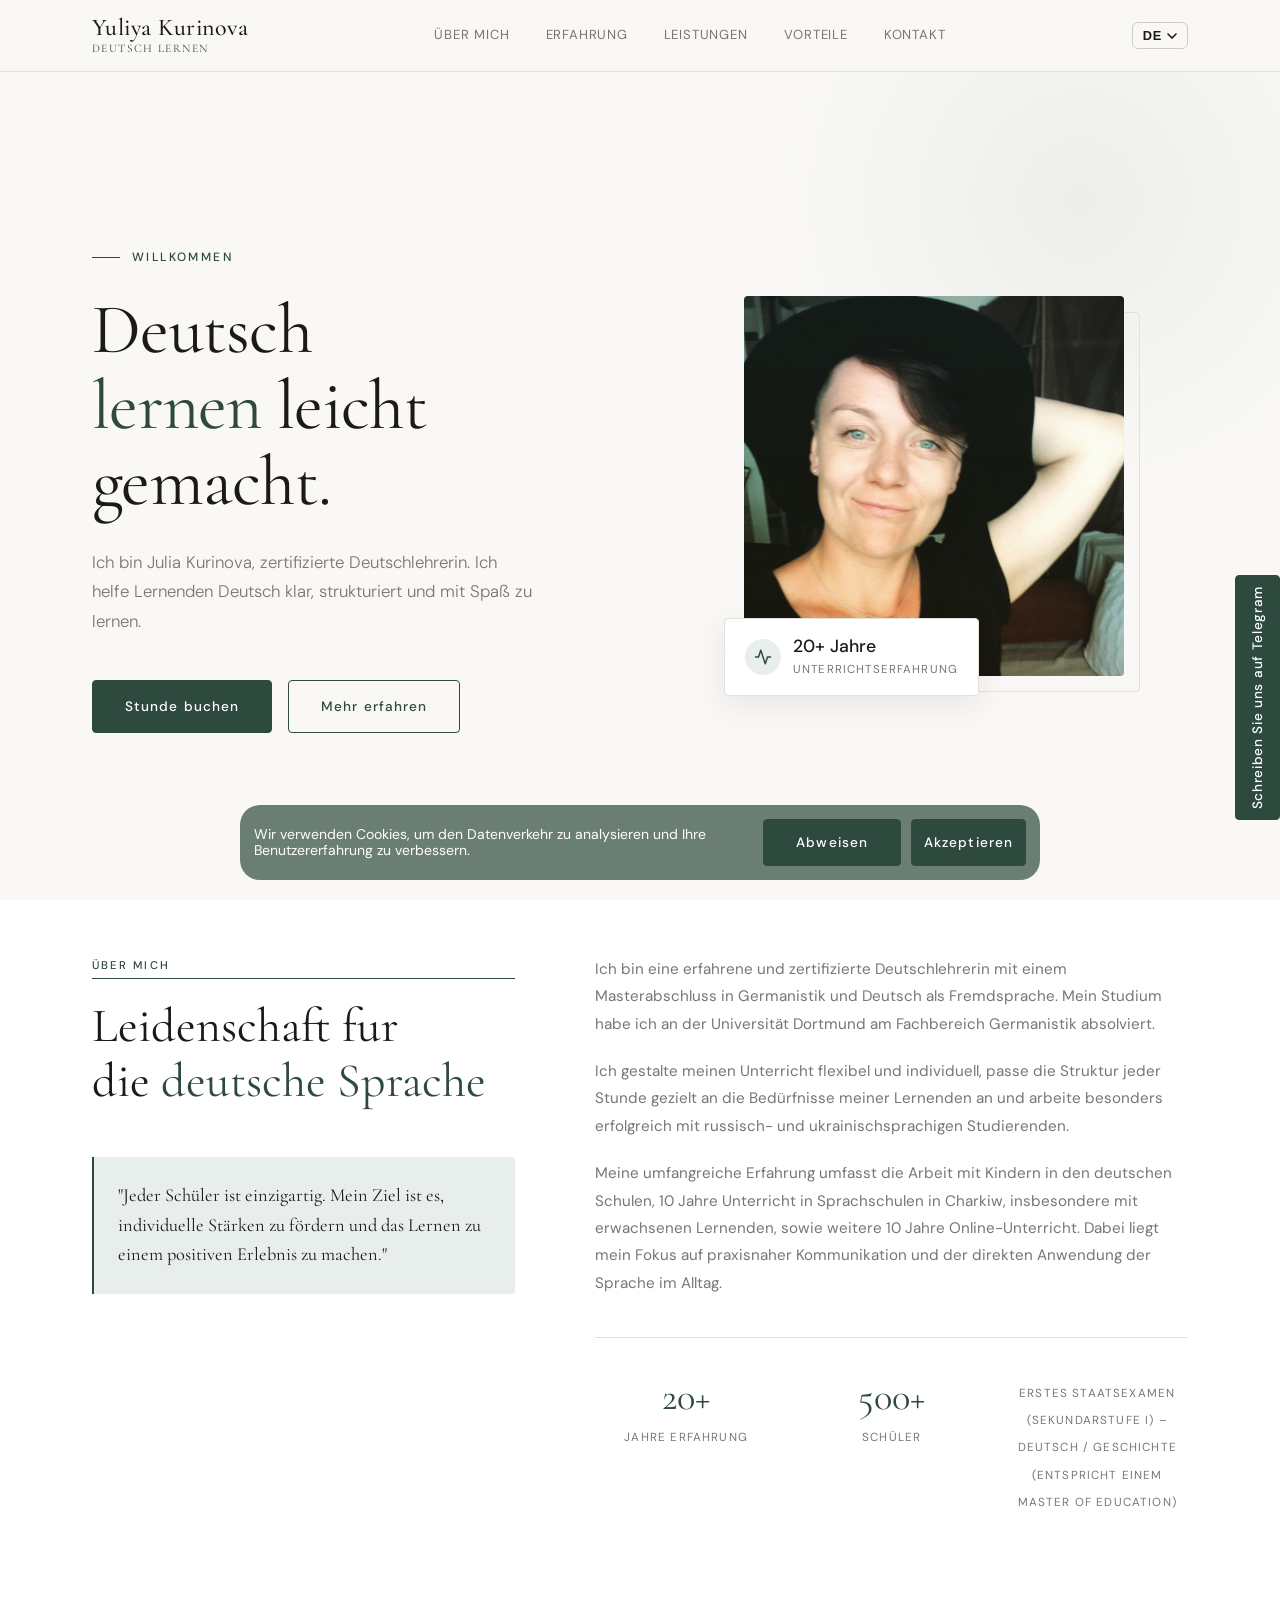
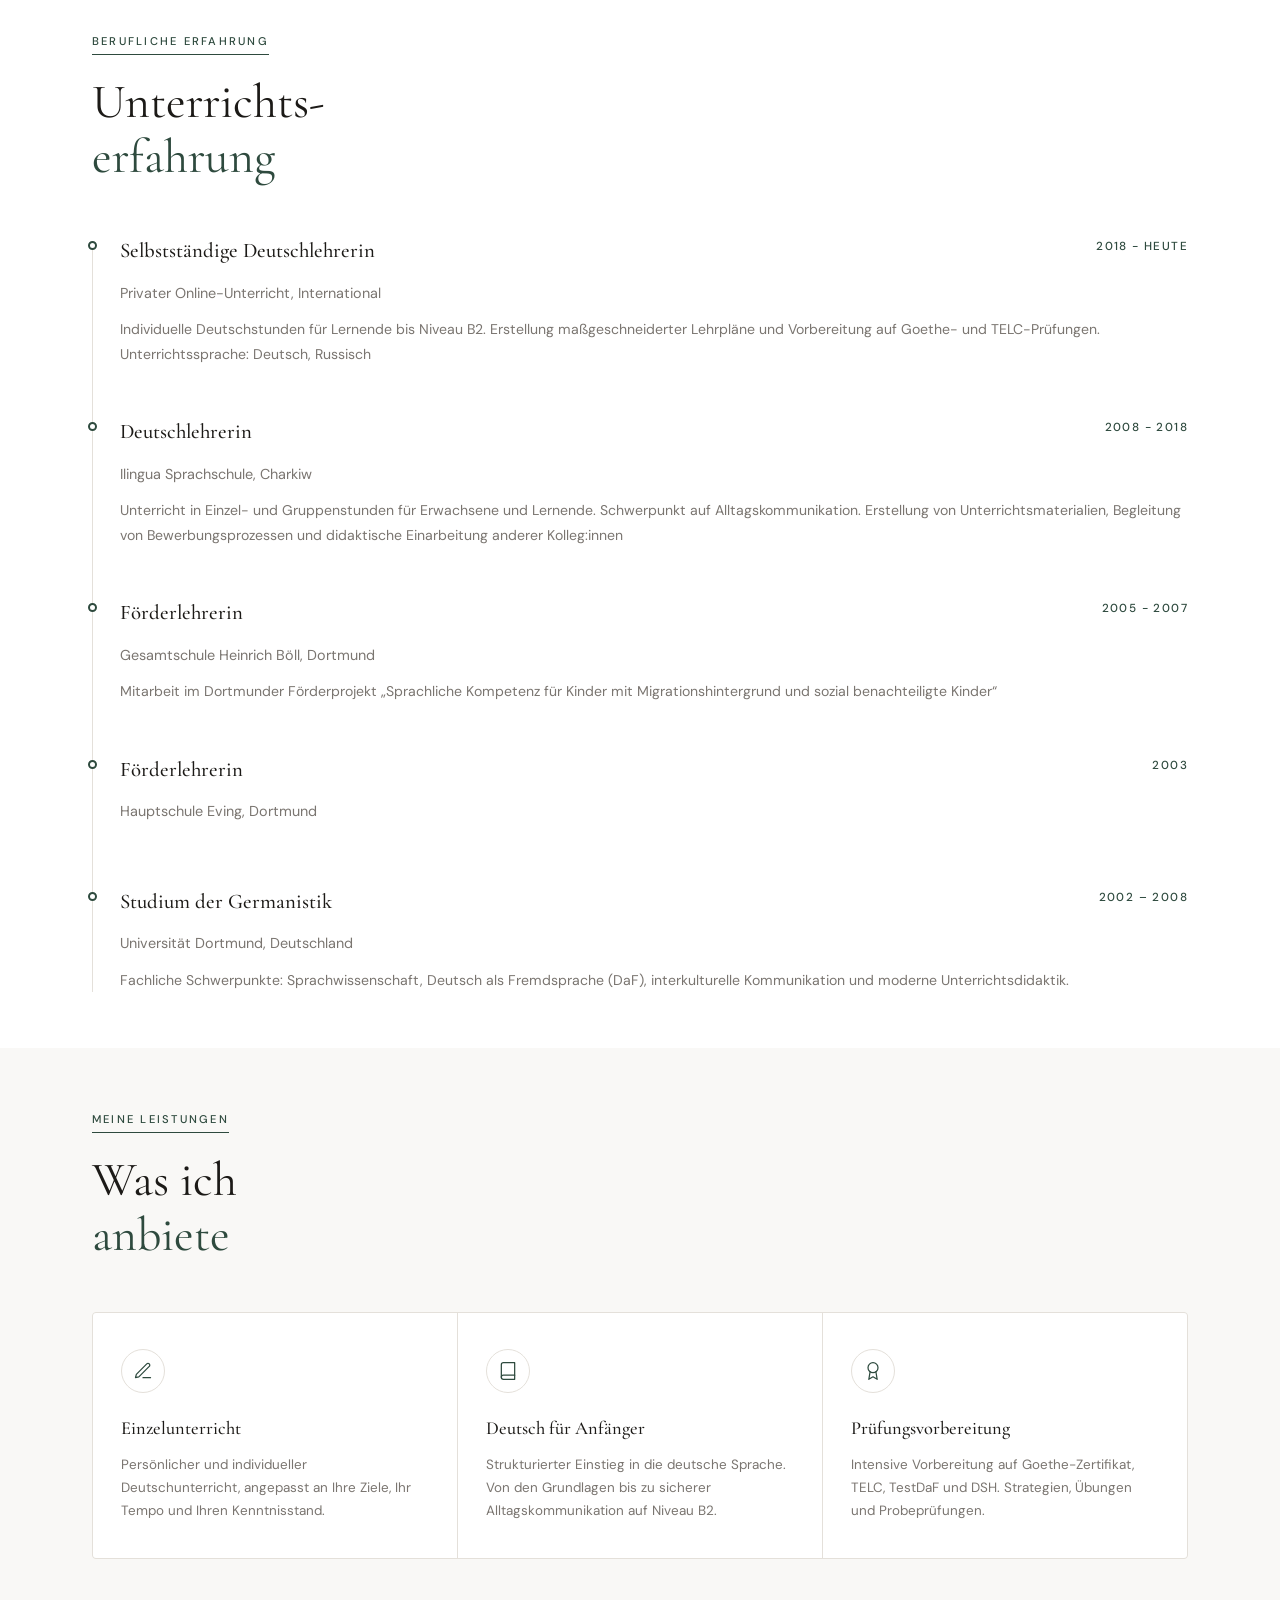
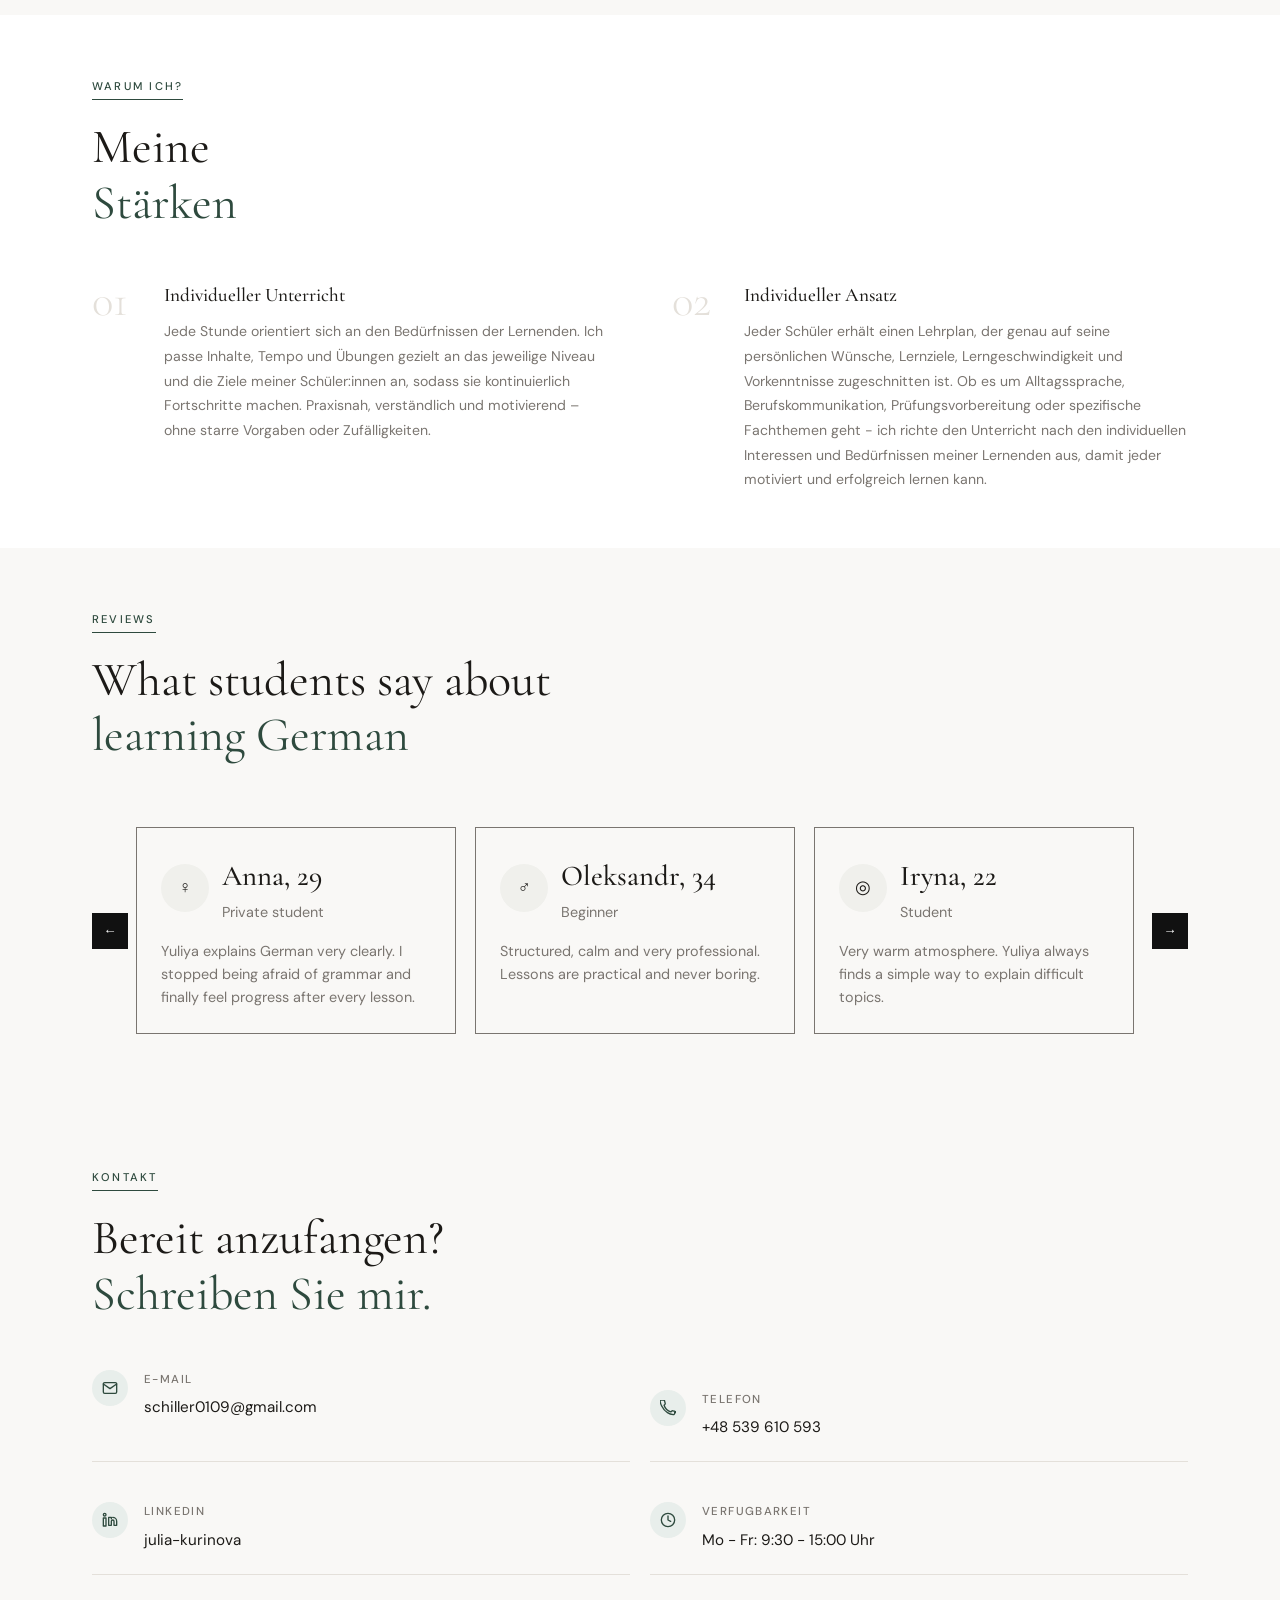
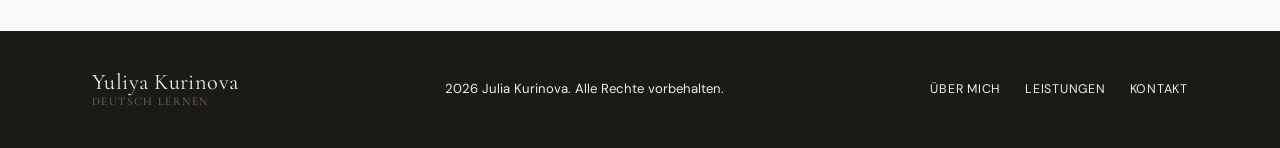
<file: index.html>
<!doctype html>
<html lang="de">
  <head>
    <meta charset="UTF-8" />
    <meta name="viewport" content="width=device-width, initial-scale=1.0" />
    <title>Julia Kurinova – Deutschlehrerin</title>
    <meta
      name="description"
      content="Professionelle Deutschlehrerin mit Erfahrung in Einzel- und Gruppenunterricht. Deutsch lernen leicht gemacht – strukturiert, individuell und effektiv."
    />

    <!-- favicon -->
    <link rel="icon" href="assets/images/favicon.ico" sizes="any" />
    <link
      rel="icon"
      type="image/png"
      sizes="32x32"
      href="assets/images/favicon-32x32.png"
    />
    <link
      rel="icon"
      type="image/png"
      sizes="16x16"
      href="assets/images/favicon-16x16.png"
    />
    <link rel="canonical" href="https://kurinova-deutsch.com/" />
    <link rel="alternate" hreflang="de" href="https://kurinova-deutsch.com/" />
    <link
      rel="alternate"
      hreflang="uk"
      href="https://kurinova-deutsch.com/index-ua.html"
    />
    <link
      rel="alternate"
      hreflang="ru"
      href="https://kurinova-deutsch.com/index-ru.html"
    />
    <link
      rel="alternate"
      hreflang="x-default"
      href="https://kurinova-deutsch.com/"
    />
    <link rel="preconnect" href="https://fonts.googleapis.com" />
    <link rel="preconnect" href="https://fonts.gstatic.com" crossorigin />
    <link
      href="https://fonts.googleapis.com/css2?family=Cormorant+Garamond:wght@300;400;500;600&family=DM+Sans:wght@300;400;500&display=swap"
      rel="stylesheet"
    />
    <link rel="stylesheet" href="assets/css/style.css" />

    <!-- Google tag (gtag.js) -->
    <script
      async
      src="https://www.googletagmanager.com/gtag/js?id=G-SGYSCJLFFM"
    ></script>
    <script>
      window.dataLayer = window.dataLayer || [];
      function gtag() {
        dataLayer.push(arguments);
      }
      gtag("js", new Date());

      gtag("config", "G-SGYSCJLFFM");
    </script>
  </head>
  <body>
    <!-- OVERLAY + MOBILE NAV -->
    <div class="nav-overlay" id="navOverlay"></div>
    <nav class="mobile-nav" id="mobileNav" aria-hidden="true">
      <ul class="mobile-nav__list">
        <li class="mobile-nav__item">
          <a href="#ueber-mich" class="mobile-nav__link">Über mich</a>
        </li>
        <li class="mobile-nav__item">
          <a href="#erfahrung" class="mobile-nav__link">Erfahrung</a>
        </li>
        <li class="mobile-nav__item">
          <a href="#leistungen" class="mobile-nav__link">Leistungen</a>
        </li>
        <li class="mobile-nav__item">
          <a href="#vorteile" class="mobile-nav__link">Vorteile</a>
        </li>
        <li class="mobile-nav__item">
          <a href="#kontakt" class="mobile-nav__link">Kontakt</a>
        </li>
      </ul>

      <div class="mobile-lang" aria-label="Select language">
        <a href="index.html" class="mobile-lang__option" data-lang="DE">DE</a>
        <a href="index-ua.html" class="mobile-lang__option" data-lang="UA"
          >UA</a
        >
        <a href="index-ru.html" class="mobile-lang__option" data-lang="RU"
          >RU</a
        >
      </div>
    </nav>

    <!-- HEADER -->
    <header id="header">
      <div class="header-inner">
        <a
          href="/"
          class="logo"
          aria-label="Yuliya Kurinova Deutsch lernen home"
        >
          <span class="logo__main">Yuliya Kurinova</span>
          <span class="logo__sub">Deutsch lernen</span>
        </a>
        <nav>
          <a href="#ueber-mich">Über mich</a>
          <a href="#erfahrung">Erfahrung</a>
          <a href="#leistungen">Leistungen</a>
          <a href="#vorteile">Vorteile</a>
          <a href="#kontakt">Kontakt</a>
        </nav>
        <div class="header-right">
          <!-- Desktop Language Switcher -->
          <div class="lang-switch" role="listbox" aria-label="Select language">
            <button
              class="lang-switch__trigger"
              id="lang-trigger"
              aria-haspopup="listbox"
              aria-expanded="false"
              aria-controls="lang-dropdown"
            >
              <span id="lang-current">DE</span>
              <svg
                class="lang-switch__arrow"
                width="10"
                height="6"
                viewBox="0 0 10 6"
                fill="none"
                aria-hidden="true"
              >
                <path
                  d="M1 1l4 4 4-4"
                  stroke="currentColor"
                  stroke-width="1.6"
                  stroke-linecap="round"
                />
              </svg>
            </button>

            <ul class="lang-switch__dropdown" id="lang-dropdown" role="listbox">
              <li role="option">
                <a href="index.html" class="lang-switch__option" data-lang="DE"
                  >DE</a
                >
              </li>
              <li role="option">
                <a
                  href="index-ua.html"
                  class="lang-switch__option"
                  data-lang="UA"
                  >UA</a
                >
              </li>
              <li role="option">
                <a
                  href="index-ru.html"
                  class="lang-switch__option"
                  data-lang="RU"
                  >RU</a
                >
              </li>
            </ul>
          </div>
          <button class="hamburger" id="hamburger" aria-label="Menu offnen">
            <span></span><span></span><span></span>
          </button>
        </div>
      </div>
    </header>

    <main>
      <!-- HERO -->
      <section id="hero">
        <div class="container">
          <div class="hero-grid">
            <div class="hero-content">
              <div class="hero-eyebrow reveal">Willkommen</div>
              <h1 class="hero-title reveal reveal-delay-1">
                Deutsch<br />
                <span>lernen</span> leicht<br />
                gemacht.
              </h1>
              <p class="hero-sub reveal reveal-delay-2">
                Ich bin Julia Kurinova, zertifizierte Deutschlehrerin. Ich helfe
                Lernenden Deutsch klar, strukturiert und mit Spaß zu lernen.
              </p>
              <div class="hero-cta reveal reveal-delay-3">
                <a href="https://t.me/JuliaKurinova" class="btn"
                  >Stunde buchen</a
                >
                <a href="#ueber-mich" class="btn btn-outline">Mehr erfahren</a>
              </div>
            </div>
            <div class="hero-photo-wrap reveal reveal-delay-2">
              <div class="hero-photo-frame">
                <div class="hero-photo">
                  <div class="photo-placeholder">
                    <img
                      src="assets/images/german-teacher-online-lessons-yuliya-kurinova.jpg"
                      alt="Julia Kurinova experienced German language teacher offering private German lessons"
                      loading="eager"
                    />
                  </div>
                </div>
                <div class="hero-badge">
                  <div class="hero-badge-icon">
                    <svg
                      viewBox="0 0 24 24"
                      fill="none"
                      stroke="currentColor"
                      stroke-width="2"
                      stroke-linecap="round"
                      stroke-linejoin="round"
                    >
                      <polyline points="22 12 18 12 15 21 9 3 6 12 2 12" />
                    </svg>
                  </div>
                  <div class="hero-badge-text">
                    <strong>20+ Jahre</strong>
                    <span>Unterrichtserfahrung</span>
                  </div>
                </div>
              </div>
            </div>
          </div>
        </div>
      </section>

      <!-- ABOUT -->
      <section id="ueber-mich" class="section section--alt">
        <div class="container">
          <div class="about-grid">
            <div class="about-left reveal">
              <span class="section-label">Über mich</span>
              <h2 class="section-title">
                Leidenschaft fur<br />die <span>deutsche Sprache</span>
              </h2>
              <div class="about-philosophy">
                <p>
                  "Jeder Schüler ist einzigartig. Mein Ziel ist es, individuelle
                  Stärken zu fördern und das Lernen zu einem positiven Erlebnis
                  zu machen."
                </p>
              </div>
            </div>
            <div class="about-right">
              <p class="reveal reveal-delay-1">
                Ich bin eine erfahrene und zertifizierte Deutschlehrerin mit
                einem Masterabschluss in Germanistik und Deutsch als
                Fremdsprache. Mein Studium habe ich an der Universität Dortmund
                am Fachbereich Germanistik absolviert.
              </p>
              <p class="reveal reveal-delay-2">
                Ich gestalte meinen Unterricht flexibel und individuell, passe
                die Struktur jeder Stunde gezielt an die Bedürfnisse meiner
                Lernenden an und arbeite besonders erfolgreich mit russisch- und
                ukrainischsprachigen Studierenden.
              </p>
              <p class="reveal reveal-delay-3">
                Meine umfangreiche Erfahrung umfasst die Arbeit mit Kindern in
                den deutschen Schulen, 10 Jahre Unterricht in Sprachschulen in
                Charkiw, insbesondere mit erwachsenen Lernenden, sowie weitere
                10 Jahre Online-Unterricht. Dabei liegt mein Fokus auf
                praxisnaher Kommunikation und der direkten Anwendung der Sprache
                im Alltag.
              </p>
              <div class="about-stats reveal reveal-delay-4">
                <div class="stat">
                  <span class="stat-number">20+</span>
                  <span class="stat-label">Jahre Erfahrung</span>
                </div>
                <div class="stat">
                  <span class="stat-number">500+</span>
                  <span class="stat-label">Schüler</span>
                </div>
                <div class="stat">
                  <span class="stat-label"
                    >Erstes Staatsexamen (Sekundarstufe I) – Deutsch /
                    Geschichte (entspricht einem Master of Education)
                  </span>
                </div>
              </div>
            </div>
          </div>
        </div>
      </section>
      <!-- EXPERIENCE -->
      <section id="erfahrung" class="section section--alt">
        <div class="container">
          <div class="reveal">
            <span class="section-label">Berufliche Erfahrung</span>
            <h2 class="section-title">
              Unterrichts-<br /><span>erfahrung</span>
            </h2>
          </div>
          <div class="exp-timeline">
            <div class="exp-item reveal">
              <div class="exp-header">
                <div class="exp-role">Selbstständige Deutschlehrerin</div>
                <div class="exp-period">2018 - Heute</div>
              </div>
              <div class="exp-org">
                Privater Online-Unterricht, International
              </div>
              <div class="exp-desc">
                Individuelle Deutschstunden für Lernende bis Niveau B2.
                Erstellung maßgeschneiderter Lehrpläne und Vorbereitung auf
                Goethe- und TELC-Prüfungen. Unterrichtssprache: Deutsch,
                Russisch
              </div>
            </div>
            <div class="exp-item reveal reveal-delay-1">
              <div class="exp-header">
                <div class="exp-role">Deutschlehrerin</div>
                <div class="exp-period">2008 - 2018</div>
              </div>
              <div class="exp-org">Ilingua Sprachschule, Charkiw</div>
              <div class="exp-desc">
                Unterricht in Einzel- und Gruppenstunden für Erwachsene und
                Lernende. Schwerpunkt auf Alltagskommunikation. Erstellung von
                Unterrichtsmaterialien, Begleitung von Bewerbungsprozessen und
                didaktische Einarbeitung anderer Kolleg:innen
              </div>
            </div>
            <div class="exp-item reveal reveal-delay-3">
              <div class="exp-header">
                <div class="exp-role">Förderlehrerin</div>
                <div class="exp-period">2005 - 2007</div>
              </div>
              <div class="exp-org">Gesamtschule Heinrich Böll, Dortmund</div>
              <div class="exp-desc">
                Mitarbeit im Dortmunder Förderprojekt „Sprachliche Kompetenz für
                Kinder mit Migrationshintergrund und sozial benachteiligte
                Kinder“
              </div>
            </div>
            <div class="exp-item reveal reveal-delay-4">
              <div class="exp-header">
                <div class="exp-role">Förderlehrerin</div>
                <div class="exp-period">2003</div>
              </div>
              <div class="exp-org">Hauptschule Eving, Dortmund</div>
            </div>
            <div class="exp-item reveal reveal-delay-3">
              <div class="exp-header">
                <div class="exp-role">Studium der Germanistik</div>
                <div class="exp-period">2002 – 2008</div>
              </div>
              <div class="exp-org">Universität Dortmund, Deutschland</div>
              <div class="exp-desc">
                Fachliche Schwerpunkte: Sprachwissenschaft, Deutsch als
                Fremdsprache (DaF), interkulturelle Kommunikation und moderne
                Unterrichtsdidaktik.
              </div>
            </div>
          </div>
        </div>
      </section>

      <!-- SERVICES -->
      <section id="leistungen" class="section">
        <div class="container">
          <div class="reveal">
            <span class="section-label">Meine Leistungen</span>
            <h2 class="section-title">Was ich<br /><span>anbiete</span></h2>
          </div>
          <div class="services-grid">
            <div class="service-card reveal">
              <div class="service-icon">
                <svg
                  viewBox="0 0 24 24"
                  fill="none"
                  stroke="currentColor"
                  stroke-width="1.5"
                  stroke-linecap="round"
                  stroke-linejoin="round"
                >
                  <path d="M12 20h9" />
                  <path
                    d="M16.5 3.5a2.121 2.121 0 013 3L7 19l-4 1 1-4L16.5 3.5z"
                  />
                </svg>
              </div>
              <div class="service-name">Einzelunterricht</div>
              <div class="service-desc">
                Persönlicher und individueller Deutschunterricht, angepasst an
                Ihre Ziele, Ihr Tempo und Ihren Kenntnisstand.
              </div>
            </div>
            <div class="service-card reveal reveal-delay-1">
              <div class="service-icon">
                <svg
                  viewBox="0 0 24 24"
                  fill="none"
                  stroke="currentColor"
                  stroke-width="1.5"
                  stroke-linecap="round"
                  stroke-linejoin="round"
                >
                  <path d="M4 19.5A2.5 2.5 0 016.5 17H20" />
                  <path
                    d="M6.5 2H20v20H6.5A2.5 2.5 0 014 19.5v-15A2.5 2.5 0 016.5 2z"
                  />
                </svg>
              </div>
              <div class="service-name">Deutsch für Anfänger</div>
              <div class="service-desc">
                Strukturierter Einstieg in die deutsche Sprache. Von den
                Grundlagen bis zu sicherer Alltagskommunikation auf Niveau B2.
              </div>
            </div>
            <div class="service-card reveal reveal-delay-2">
              <div class="service-icon">
                <svg
                  viewBox="0 0 24 24"
                  fill="none"
                  stroke="currentColor"
                  stroke-width="1.5"
                  stroke-linecap="round"
                  stroke-linejoin="round"
                >
                  <circle cx="12" cy="8" r="6" />
                  <path d="M15.477 12.89L17 22l-5-3-5 3 1.523-9.11" />
                </svg>
              </div>
              <div class="service-name">Prüfungsvorbereitung</div>
              <div class="service-desc">
                Intensive Vorbereitung auf Goethe-Zertifikat, TELC, TestDaF und
                DSH. Strategien, Übungen und Probeprüfungen.
              </div>
            </div>
          </div>
        </div>
      </section>

      <!-- ADVANTAGES -->
      <section id="vorteile" class="section section--alt">
        <div class="container">
          <div class="reveal">
            <span class="section-label">Warum ich?</span>
            <h2 class="section-title">Meine<br /><span>Stärken</span></h2>
          </div>
          <div class="adv-grid">
            <div class="adv-item reveal">
              <div class="adv-number">01</div>
              <div class="adv-content">
                <div class="adv-title">Individueller Unterricht</div>
                <div class="adv-desc">
                  Jede Stunde orientiert sich an den Bedürfnissen der Lernenden.
                  Ich passe Inhalte, Tempo und Übungen gezielt an das jeweilige
                  Niveau und die Ziele meiner Schüler:innen an, sodass sie
                  kontinuierlich Fortschritte machen. Praxisnah, verständlich
                  und motivierend – ohne starre Vorgaben oder Zufälligkeiten.
                </div>
              </div>
            </div>
            <div class="adv-item reveal reveal-delay-1">
              <div class="adv-number">02</div>
              <div class="adv-content">
                <div class="adv-title">Individueller Ansatz</div>
                <div class="adv-desc">
                  Jeder Schüler erhält einen Lehrplan, der genau auf seine
                  persönlichen Wünsche, Lernziele, Lerngeschwindigkeit und
                  Vorkenntnisse zugeschnitten ist. Ob es um Alltagssprache,
                  Berufskommunikation, Prüfungsvorbereitung oder spezifische
                  Fachthemen geht - ich richte den Unterricht nach den
                  individuellen Interessen und Bedürfnissen meiner Lernenden
                  aus, damit jeder motiviert und erfolgreich lernen kann.
                </div>
              </div>
            </div>
          </div>
        </div>
      </section>

      <!-- ===== TESTIMONIALS GALLERY ===== -->
      <section class="testimonials section" id="testimonials">
        <div class="container">
          <div class="section-label reveal">Reviews</div>
          <h2 class="section-title">
            What students say about<br /><span>learning German</span>
          </h2>

          <div class="testimonials__wrapper">
            <button
              class="testimonials__btn testimonials__btn--prev"
              aria-label="Previous"
            >
              ←
            </button>

            <div class="testimonials__track" id="testimonialsTrack">
              <!-- CARD -->
              <article class="testimonial-card">
                <div class="testimonial-card__top">
                  <div class="testimonial-card__avatar">♀</div>
                  <div>
                    <h3 class="testimonial-card__name">Anna, 29</h3>
                    <p>Private student</p>
                  </div>
                </div>
                <p>
                  Yuliya explains German very clearly. I stopped being afraid of
                  grammar and finally feel progress after every lesson.
                </p>
              </article>

              <article class="testimonial-card">
                <div class="testimonial-card__top">
                  <div class="testimonial-card__avatar">♂</div>
                  <div>
                    <h3 class="testimonial-card__name">Oleksandr, 34</h3>
                    <p>Beginner</p>
                  </div>
                </div>
                <p>
                  Structured, calm and very professional. Lessons are practical
                  and never boring.
                </p>
              </article>

              <article class="testimonial-card">
                <div class="testimonial-card__top">
                  <div class="testimonial-card__avatar">◎</div>
                  <div>
                    <h3 class="testimonial-card__name">Iryna, 22</h3>
                    <p>Student</p>
                  </div>
                </div>
                <p>
                  Very warm atmosphere. Yuliya always finds a simple way to
                  explain difficult topics.
                </p>
              </article>

              <article class="testimonial-card">
                <div class="testimonial-card__top">
                  <div class="testimonial-card__avatar">♀</div>
                  <div>
                    <h3 class="testimonial-card__name">Maria, 41</h3>
                    <p>For work</p>
                  </div>
                </div>
                <p>
                  I became much more confident speaking German. A rare
                  combination of discipline and kindness.
                </p>
              </article>

              <article class="testimonial-card">
                <div class="testimonial-card__top">
                  <div class="testimonial-card__avatar">♂</div>
                  <div>
                    <h3 class="testimonial-card__name">Dmytro, 27</h3>
                    <p>Speaking practice</p>
                  </div>
                </div>
                <p>
                  Natural and motivating lessons. I finally started using German
                  in real life.
                </p>
              </article>
            </div>

            <button
              class="testimonials__btn testimonials__btn--next"
              aria-label="Next"
            >
              →
            </button>
          </div>
        </div>
      </section>

      <!-- CONTACT -->
      <section id="kontakt" class="section">
        <div class="container">
          <div class="reveal">
            <span class="section-label">Kontakt</span>
            <h2 class="section-title">
              Bereit anzufangen?<br /><span>Schreiben Sie mir.</span>
            </h2>
          </div>

          <div class="contact-info reveal">
            <div class="contact-item">
              <div class="contact-icon">
                <svg
                  viewBox="0 0 24 24"
                  fill="none"
                  stroke="currentColor"
                  stroke-width="2"
                  stroke-linecap="round"
                  stroke-linejoin="round"
                >
                  <path
                    d="M4 4h16c1.1 0 2 .9 2 2v12c0 1.1-.9 2-2 2H4c-1.1 0-2-.9-2-2V6c0-1.1.9-2 2-2z"
                  />
                  <polyline points="22,6 12,13 2,6" />
                </svg>
              </div>
              <div class="contact-detail">
                <strong>E-Mail</strong>
                <a href="mailto:schiller0109@gmail.com"
                  >schiller0109@gmail.com</a
                >
              </div>
            </div>
            <div class="contact-item">
              <div class="contact-icon">
                <svg
                  viewBox="0 0 24 24"
                  fill="none"
                  stroke="currentColor"
                  stroke-width="2"
                  stroke-linecap="round"
                  stroke-linejoin="round"
                >
                  <path
                    d="M22 16.92v3a2 2 0 01-2.18 2 19.79 19.79 0 01-8.63-3.07A19.5 19.5 0 013.07 9.81 19.79 19.79 0 01.1 1.2 2 2 0 012.08.01h3A2 2 0 017 1.72c.127.96.361 1.903.7 2.81a2 2 0 01-.45 2.11L6.1 7.77A16 16 0 0016.23 17.9l1.13-1.13a2 2 0 012.11-.45c.907.339 1.85.573 2.81.7a2 2 0 011.72 2.01z"
                  />
                </svg>
              </div>
              <div class="contact-detail">
                <strong>Telefon</strong>
                <a href="tel:+48539610593">+48 539 610 593</a>
              </div>
            </div>
            <div class="contact-item">
              <div class="contact-icon">
                <svg
                  viewBox="0 0 24 24"
                  fill="none"
                  stroke="currentColor"
                  stroke-width="2"
                  stroke-linecap="round"
                  stroke-linejoin="round"
                >
                  <path
                    d="M16 8a6 6 0 0 1 6 6v6h-4v-6a2 2 0 0 0-4 0v6h-4v-12h4v2"
                  />
                  <rect x="2" y="9" width="4" height="12" />
                  <circle cx="4" cy="4" r="2" />
                </svg>
              </div>

              <div class="contact-detail">
                <strong>LinkedIn</strong>
                <a
                  href="https://www.linkedin.com/in/julia-kurinova-78a13b294/"
                  target="_blank"
                  rel="noopener noreferrer"
                >
                  julia-kurinova
                </a>
              </div>
            </div>
            <div class="contact-item">
              <div class="contact-icon">
                <svg
                  viewBox="0 0 24 24"
                  fill="none"
                  stroke="currentColor"
                  stroke-width="2"
                  stroke-linecap="round"
                  stroke-linejoin="round"
                >
                  <circle cx="12" cy="12" r="10" />
                  <polyline points="12 6 12 12 16 14" />
                </svg>
              </div>
              <div class="contact-detail">
                <strong>Verfugbarkeit</strong>
                <span>Mo - Fr: 9:30 - 15:00 Uhr</span>
              </div>
            </div>
          </div>
          <!-- <form
              class="contact-form reveal reveal-delay-1"
              onsubmit="handleSubmit(event)"
            >
              <div class="form-row">
                <div class="form-group">
                  <label for="name">Ihr Name</label>
                  <input
                    type="text"
                    id="name"
                    name="name"
                    placeholder="Max Mustermann"
                    required
                  />
                </div>
                <div class="form-group">
                  <label for="email">E-Mail-Adresse</label>
                  <input
                    type="email"
                    id="email"
                    name="email"
                    placeholder="max@beispiel.de"
                    required
                  />
                </div>
              </div>
              <div class="form-group">
                <label for="subject">Betreff</label>
                <input
                  type="text"
                  id="subject"
                  name="subject"
                  placeholder="Ich mochte eine Deutschstunde buchen"
                />
              </div>
              <div class="form-group">
                <label for="message">Ihre Nachricht</label>
                <textarea
                  id="message"
                  name="message"
                  placeholder="Beschreiben Sie Ihre Lernziele und Ihren aktuellen Deutschkenntnisstand..."
                ></textarea>
              </div>
              <div class="form-submit">
                <button type="submit" class="btn">Nachricht senden</button>
              </div>
            </form>-->
        </div>
      </section>
    </main>

    <!-- FOOTER -->
    <footer>
      <div class="footer-inner">
        <a
          href="/"
          class="footer-logo"
          aria-label="Yuliya Kurinova Deutsch lernen home"
        >
          <span class="logo__main">Yuliya Kurinova</span>
          <span class="logo__sub">Deutsch lernen</span>
        </a>
        <p>2026 Julia Kurinova. Alle Rechte vorbehalten.</p>
        <div class="footer-links">
          <a href="#ueber-mich">Über mich</a>
          <a href="#leistungen">Leistungen</a>
          <a href="#kontakt">Kontakt</a>
        </div>
      </div>
    </footer>
    <div class="cookie" id="cookie">
      <p class="cookie__text">
        Wir verwenden Cookies, um den Datenverkehr zu analysieren und Ihre
        Benutzererfahrung zu verbessern.
      </p>

      <div class="cookie__actions">
        <button class="btn btn--ghost" id="cookieDecline">Abweisen</button>
        <button class="btn btn--primary" id="cookieAccept">Akzeptieren</button>
      </div>
    </div>
    <a
      href="https://t.me/JuliaKurinova"
      class="btn telegram-cta-btn"
      target="_blank"
      rel="noopener"
    >
      <span class="tg-float-label">Schreiben Sie uns auf Telegram</span>
    </a>
    <script src="assets/js/script.js"></script>
  </body>
</html>
</file>
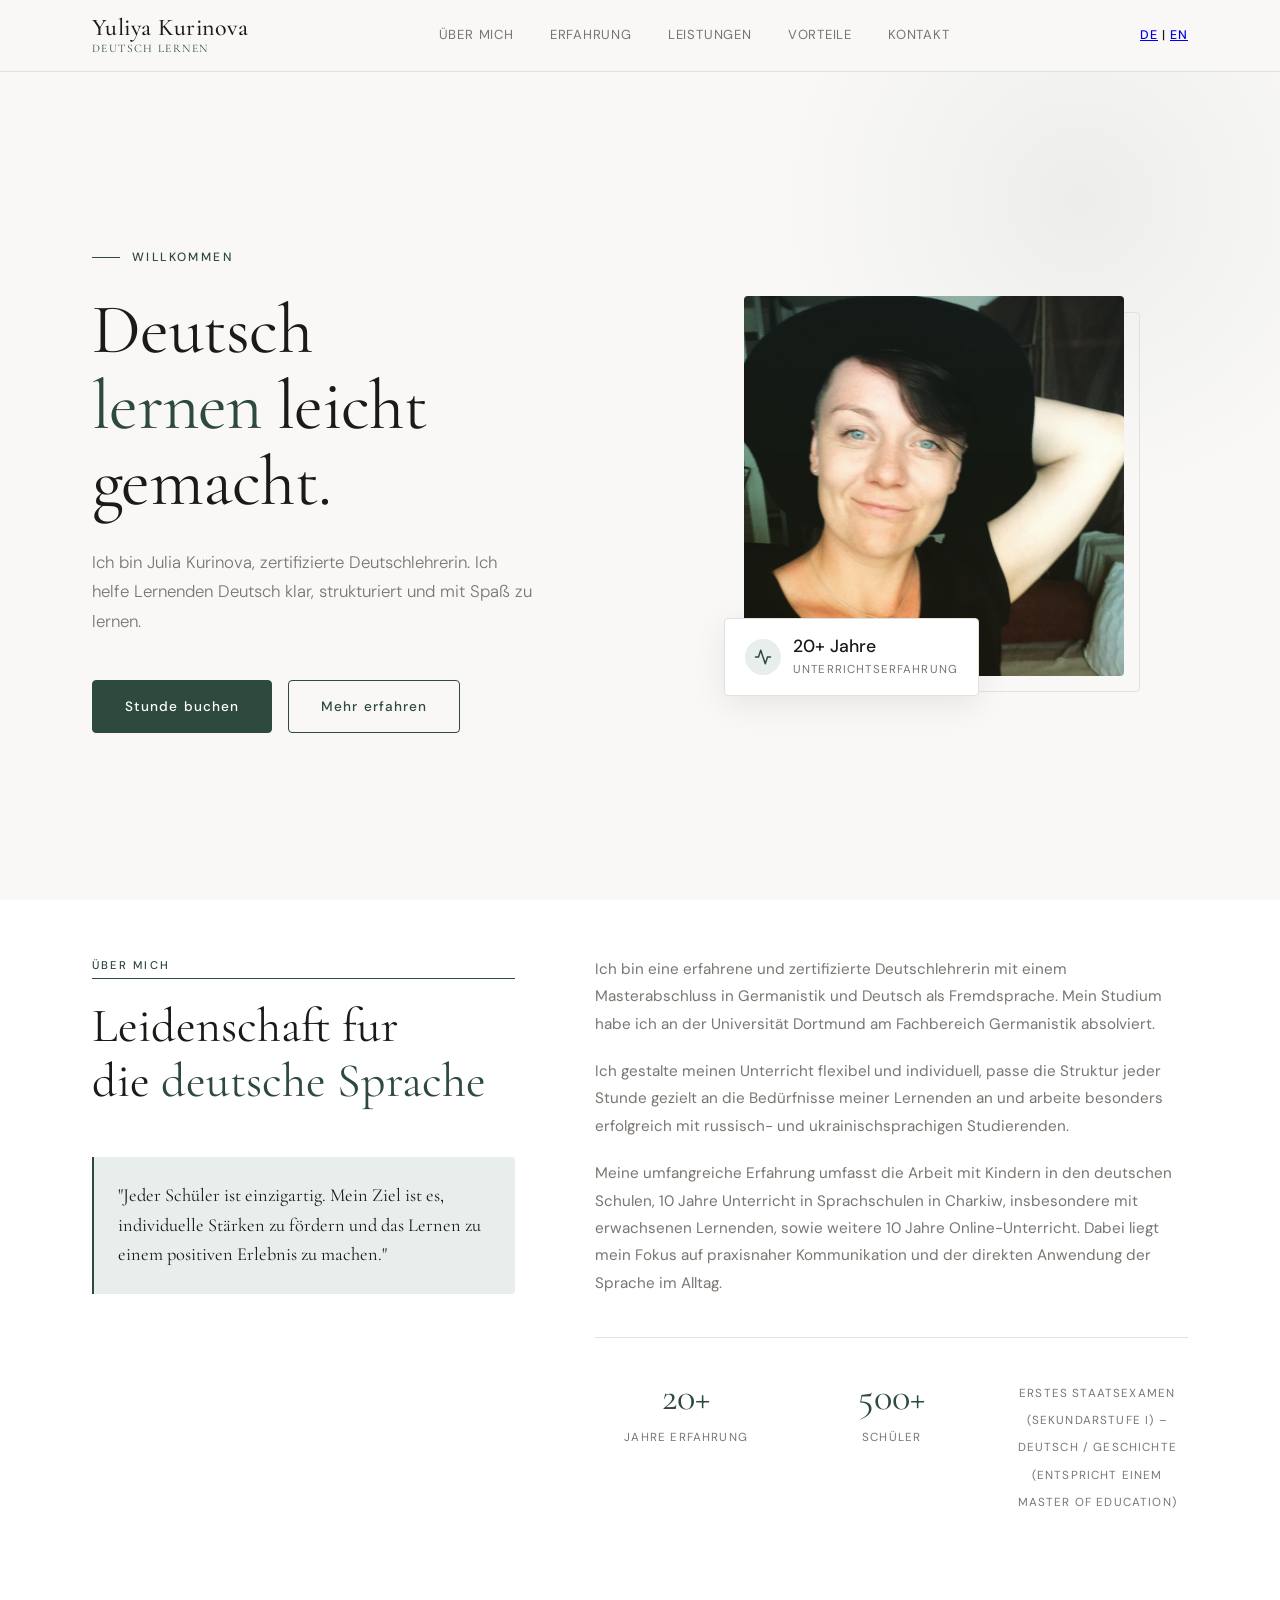
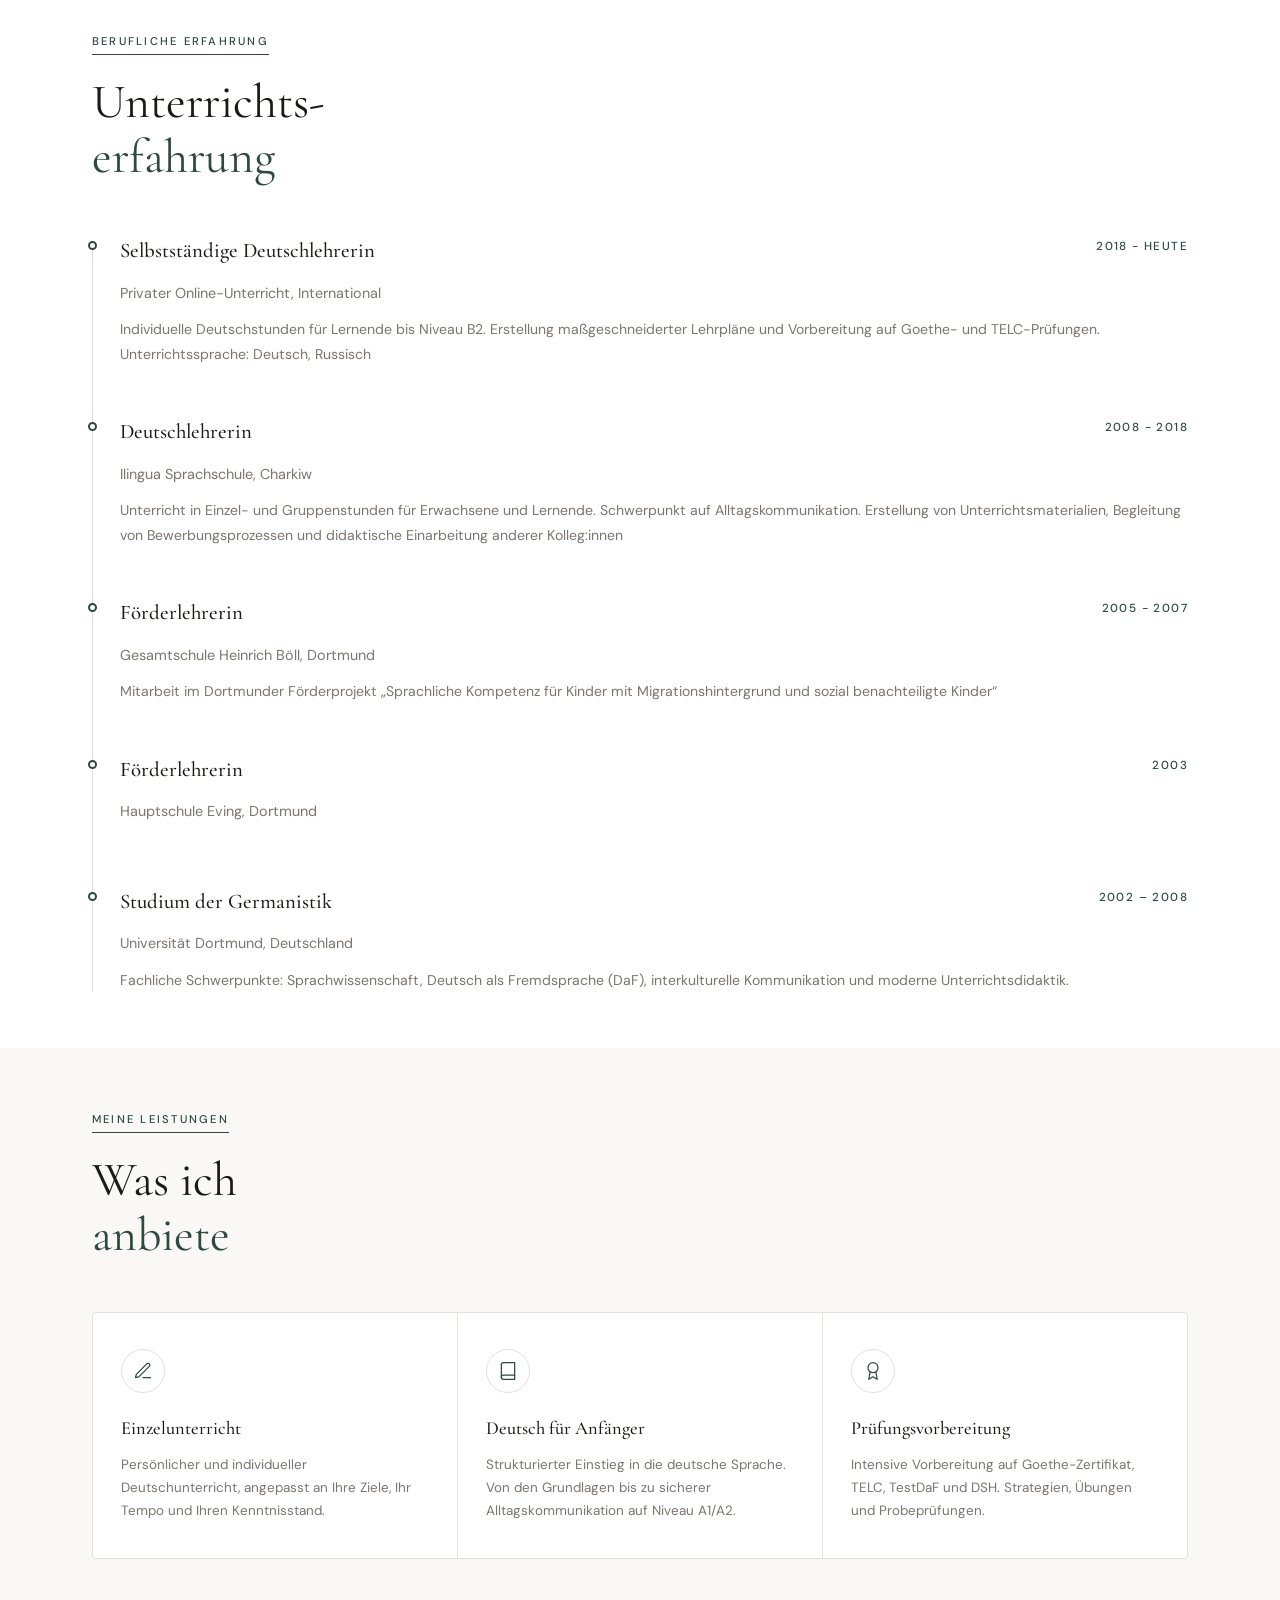
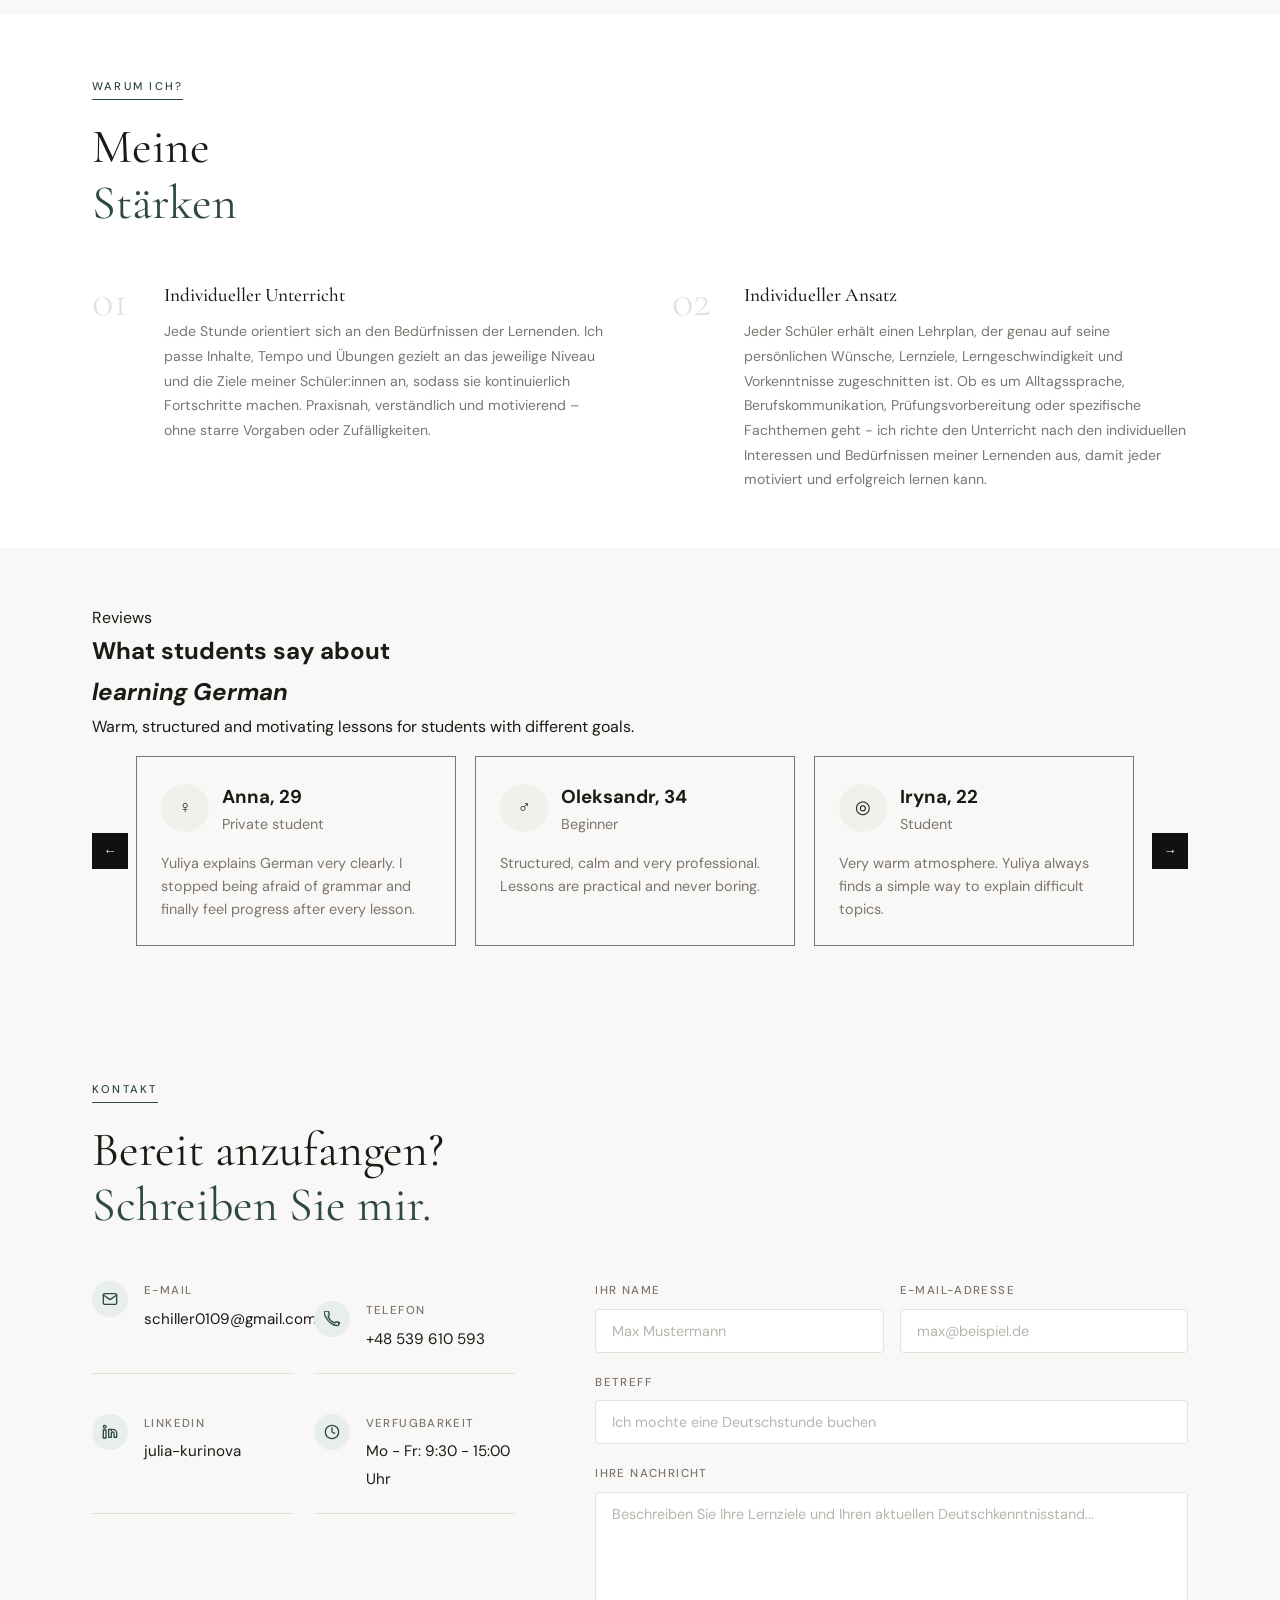
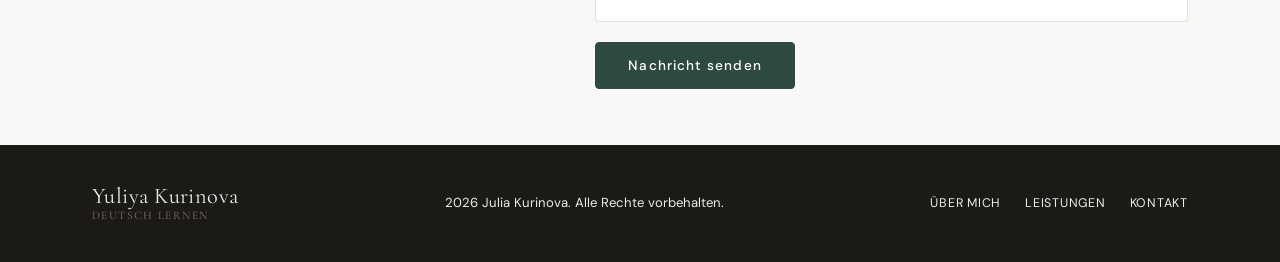
<file: en.html>
<!doctype html>
<html lang="de">
  <head>
    <meta charset="UTF-8" />
    <meta name="viewport" content="width=device-width, initial-scale=1.0" />
    <title>Julia Kurinova – Deutschlehrerin</title>
    <meta
      name="description"
      content="Professionelle Deutschlehrerin mit Erfahrung in Einzel- und Gruppenunterricht. Deutsch lernen leicht gemacht – strukturiert, individuell und effektiv."
    />

    <!-- favicon -->
    <link rel="icon" href="assets/images/favicon.ico" sizes="any" />
    <link
      rel="icon"
      type="image/png"
      sizes="32x32"
      href="assets/images/favicon-32x32.png"
    />
    <link
      rel="icon"
      type="image/png"
      sizes="16x16"
      href="assets/images/favicon-16x16.png"
    />
    <link rel="alternate" hreflang="de" href="/index.html" />
    <link rel="alternate" hreflang="en" href="/en.html" />
    <link rel="preconnect" href="https://fonts.googleapis.com" />
    <link rel="preconnect" href="https://fonts.gstatic.com" crossorigin />
    <link
      href="https://fonts.googleapis.com/css2?family=Cormorant+Garamond:wght@300;400;500;600&family=DM+Sans:wght@300;400;500&display=swap"
      rel="stylesheet"
    />
    <link rel="stylesheet" href="assets/css/style.css" />
  </head>
  <body>
    <!-- OVERLAY + MOBILE NAV -->
    <div class="nav-overlay" id="navOverlay"></div>
    <nav class="mobile-nav" id="mobileNav" aria-hidden="true">
      <a href="#ueber-mich">Über mich</a>
      <a href="#erfahrung">Erfahrung</a>
      <a href="#leistungen">Leistungen</a>
      <a href="#vorteile">Vorteile</a>
      <a href="#kontakt">Kontakt</a>
      <div class="mobile-lang">
        <a href="/index.html" class="active">DE</a>
        <a href="/en.html">EN</a>
      </div>
    </nav>

    <!-- HEADER -->
    <header id="header">
      <div class="header-inner">
        <a
          href="/"
          class="logo"
          aria-label="Yuliya Kurinova Deutsch lernen home"
        >
          <span class="logo__main">Yuliya Kurinova</span>
          <span class="logo__sub">Deutsch lernen</span>
        </a>
        <nav>
          <a href="#ueber-mich">Über mich</a>
          <a href="#erfahrung">Erfahrung</a>
          <a href="#leistungen">Leistungen</a>
          <a href="#vorteile">Vorteile</a>
          <a href="#kontakt">Kontakt</a>
        </nav>
        <div class="header-right">
          <div class="lang-switch">
            <a href="/index.html" class="active">DE</a>
            <span>|</span>
            <a href="/en.html">EN</a>
          </div>
          <button class="hamburger" id="hamburger" aria-label="Menu offnen">
            <span></span><span></span><span></span>
          </button>
        </div>
      </div>
    </header>

    <main>
      <!-- HERO -->
      <section id="hero">
        <div class="container">
          <div class="hero-grid">
            <div class="hero-content">
              <div class="hero-eyebrow reveal">Willkommen</div>
              <h1 class="hero-title reveal reveal-delay-1">
                Deutsch<br />
                <span>lernen</span> leicht<br />
                gemacht.
              </h1>
              <p class="hero-sub reveal reveal-delay-2">
                Ich bin Julia Kurinova, zertifizierte Deutschlehrerin. Ich helfe
                Lernenden Deutsch klar, strukturiert und mit Spaß zu lernen.
              </p>
              <div class="hero-cta reveal reveal-delay-3">
                <a href="#kontakt" class="btn">Stunde buchen</a>
                <a href="#ueber-mich" class="btn btn-outline">Mehr erfahren</a>
              </div>
            </div>
            <div class="hero-photo-wrap reveal reveal-delay-2">
              <div class="hero-photo-frame">
                <div class="hero-photo">
                  <div class="photo-placeholder">
                    <img
                      src="assets/images/german-teacher-online-lessons-yuliya-kurinova.jpg"
                      alt="Julia Kurinova experienced German language teacher offering private German lessons"
                      loading="eager"
                    />
                  </div>
                </div>
                <div class="hero-badge">
                  <div class="hero-badge-icon">
                    <svg
                      viewBox="0 0 24 24"
                      fill="none"
                      stroke="currentColor"
                      stroke-width="2"
                      stroke-linecap="round"
                      stroke-linejoin="round"
                    >
                      <polyline points="22 12 18 12 15 21 9 3 6 12 2 12" />
                    </svg>
                  </div>
                  <div class="hero-badge-text">
                    <strong>20+ Jahre</strong>
                    <span>Unterrichtserfahrung</span>
                  </div>
                </div>
              </div>
            </div>
          </div>
        </div>
      </section>

      <!-- ABOUT -->
      <section id="ueber-mich" class="section section--alt">
        <div class="container">
          <div class="about-grid">
            <div class="about-left reveal">
              <span class="section-label">Über mich</span>
              <h2 class="section-title">
                Leidenschaft fur<br />die <span>deutsche Sprache</span>
              </h2>
              <div class="about-philosophy">
                <p>
                  "Jeder Schüler ist einzigartig. Mein Ziel ist es, individuelle
                  Stärken zu fördern und das Lernen zu einem positiven Erlebnis
                  zu machen."
                </p>
              </div>
            </div>
            <div class="about-right">
              <p class="reveal reveal-delay-1">
                Ich bin eine erfahrene und zertifizierte Deutschlehrerin mit
                einem Masterabschluss in Germanistik und Deutsch als
                Fremdsprache. Mein Studium habe ich an der Universität Dortmund
                am Fachbereich Germanistik absolviert.
              </p>
              <p class="reveal reveal-delay-2">
                Ich gestalte meinen Unterricht flexibel und individuell, passe
                die Struktur jeder Stunde gezielt an die Bedürfnisse meiner
                Lernenden an und arbeite besonders erfolgreich mit russisch- und
                ukrainischsprachigen Studierenden.
              </p>
              <p class="reveal reveal-delay-3">
                Meine umfangreiche Erfahrung umfasst die Arbeit mit Kindern in
                den deutschen Schulen, 10 Jahre Unterricht in Sprachschulen in
                Charkiw, insbesondere mit erwachsenen Lernenden, sowie weitere
                10 Jahre Online-Unterricht. Dabei liegt mein Fokus auf
                praxisnaher Kommunikation und der direkten Anwendung der Sprache
                im Alltag.
              </p>
              <div class="about-stats reveal reveal-delay-4">
                <div class="stat">
                  <span class="stat-number">20+</span>
                  <span class="stat-label">Jahre Erfahrung</span>
                </div>
                <div class="stat">
                  <span class="stat-number">500+</span>
                  <span class="stat-label">Schüler</span>
                </div>
                <div class="stat">
                  <span class="stat-label"
                    >Erstes Staatsexamen (Sekundarstufe I) – Deutsch /
                    Geschichte (entspricht einem Master of Education)
                  </span>
                </div>
              </div>
            </div>
          </div>
        </div>
      </section>
      <!-- EXPERIENCE -->
      <section id="erfahrung" class="section section--alt">
        <div class="container">
          <div class="reveal">
            <span class="section-label">Berufliche Erfahrung</span>
            <h2 class="section-title">
              Unterrichts-<br /><span>erfahrung</span>
            </h2>
          </div>
          <div class="exp-timeline">
            <div class="exp-item reveal">
              <div class="exp-header">
                <div class="exp-role">Selbstständige Deutschlehrerin</div>
                <div class="exp-period">2018 - Heute</div>
              </div>
              <div class="exp-org">
                Privater Online-Unterricht, International
              </div>
              <div class="exp-desc">
                Individuelle Deutschstunden für Lernende bis Niveau B2.
                Erstellung maßgeschneiderter Lehrpläne und Vorbereitung auf
                Goethe- und TELC-Prüfungen. Unterrichtssprache: Deutsch,
                Russisch
              </div>
            </div>
            <div class="exp-item reveal reveal-delay-1">
              <div class="exp-header">
                <div class="exp-role">Deutschlehrerin</div>
                <div class="exp-period">2008 - 2018</div>
              </div>
              <div class="exp-org">Ilingua Sprachschule, Charkiw</div>
              <div class="exp-desc">
                Unterricht in Einzel- und Gruppenstunden für Erwachsene und
                Lernende. Schwerpunkt auf Alltagskommunikation. Erstellung von
                Unterrichtsmaterialien, Begleitung von Bewerbungsprozessen und
                didaktische Einarbeitung anderer Kolleg:innen
              </div>
            </div>
            <div class="exp-item reveal reveal-delay-3">
              <div class="exp-header">
                <div class="exp-role">Förderlehrerin</div>
                <div class="exp-period">2005 - 2007</div>
              </div>
              <div class="exp-org">Gesamtschule Heinrich Böll, Dortmund</div>
              <div class="exp-desc">
                Mitarbeit im Dortmunder Förderprojekt „Sprachliche Kompetenz für
                Kinder mit Migrationshintergrund und sozial benachteiligte
                Kinder“
              </div>
            </div>
            <div class="exp-item reveal reveal-delay-4">
              <div class="exp-header">
                <div class="exp-role">Förderlehrerin</div>
                <div class="exp-period">2003</div>
              </div>
              <div class="exp-org">Hauptschule Eving, Dortmund</div>
            </div>
            <div class="exp-item reveal reveal-delay-3">
              <div class="exp-header">
                <div class="exp-role">Studium der Germanistik</div>
                <div class="exp-period">2002 – 2008</div>
              </div>
              <div class="exp-org">Universität Dortmund, Deutschland</div>
              <div class="exp-desc">
                Fachliche Schwerpunkte: Sprachwissenschaft, Deutsch als
                Fremdsprache (DaF), interkulturelle Kommunikation und moderne
                Unterrichtsdidaktik.
              </div>
            </div>
          </div>
        </div>
      </section>

      <!-- SERVICES -->
      <section id="leistungen" class="section">
        <div class="container">
          <div class="reveal">
            <span class="section-label">Meine Leistungen</span>
            <h2 class="section-title">Was ich<br /><span>anbiete</span></h2>
          </div>
          <div class="services-grid">
            <div class="service-card reveal">
              <div class="service-icon">
                <svg
                  viewBox="0 0 24 24"
                  fill="none"
                  stroke="currentColor"
                  stroke-width="1.5"
                  stroke-linecap="round"
                  stroke-linejoin="round"
                >
                  <path d="M12 20h9" />
                  <path
                    d="M16.5 3.5a2.121 2.121 0 013 3L7 19l-4 1 1-4L16.5 3.5z"
                  />
                </svg>
              </div>
              <div class="service-name">Einzelunterricht</div>
              <div class="service-desc">
                Persönlicher und individueller Deutschunterricht, angepasst an
                Ihre Ziele, Ihr Tempo und Ihren Kenntnisstand.
              </div>
            </div>
            <div class="service-card reveal reveal-delay-1">
              <div class="service-icon">
                <svg
                  viewBox="0 0 24 24"
                  fill="none"
                  stroke="currentColor"
                  stroke-width="1.5"
                  stroke-linecap="round"
                  stroke-linejoin="round"
                >
                  <path d="M4 19.5A2.5 2.5 0 016.5 17H20" />
                  <path
                    d="M6.5 2H20v20H6.5A2.5 2.5 0 014 19.5v-15A2.5 2.5 0 016.5 2z"
                  />
                </svg>
              </div>
              <div class="service-name">Deutsch für Anfänger</div>
              <div class="service-desc">
                Strukturierter Einstieg in die deutsche Sprache. Von den
                Grundlagen bis zu sicherer Alltagskommunikation auf Niveau
                A1/A2.
              </div>
            </div>
            <div class="service-card reveal reveal-delay-2">
              <div class="service-icon">
                <svg
                  viewBox="0 0 24 24"
                  fill="none"
                  stroke="currentColor"
                  stroke-width="1.5"
                  stroke-linecap="round"
                  stroke-linejoin="round"
                >
                  <circle cx="12" cy="8" r="6" />
                  <path d="M15.477 12.89L17 22l-5-3-5 3 1.523-9.11" />
                </svg>
              </div>
              <div class="service-name">Prüfungsvorbereitung</div>
              <div class="service-desc">
                Intensive Vorbereitung auf Goethe-Zertifikat, TELC, TestDaF und
                DSH. Strategien, Übungen und Probeprüfungen.
              </div>
            </div>
          </div>
        </div>
      </section>

      <!-- ADVANTAGES -->
      <section id="vorteile" class="section section--alt">
        <div class="container">
          <div class="reveal">
            <span class="section-label">Warum ich?</span>
            <h2 class="section-title">Meine<br /><span>Stärken</span></h2>
          </div>
          <div class="adv-grid">
            <div class="adv-item reveal">
              <div class="adv-number">01</div>
              <div class="adv-content">
                <div class="adv-title">Individueller Unterricht</div>
                <div class="adv-desc">
                  Jede Stunde orientiert sich an den Bedürfnissen der Lernenden.
                  Ich passe Inhalte, Tempo und Übungen gezielt an das jeweilige
                  Niveau und die Ziele meiner Schüler:innen an, sodass sie
                  kontinuierlich Fortschritte machen. Praxisnah, verständlich
                  und motivierend – ohne starre Vorgaben oder Zufälligkeiten.
                </div>
              </div>
            </div>
            <div class="adv-item reveal reveal-delay-1">
              <div class="adv-number">02</div>
              <div class="adv-content">
                <div class="adv-title">Individueller Ansatz</div>
                <div class="adv-desc">
                  Jeder Schüler erhält einen Lehrplan, der genau auf seine
                  persönlichen Wünsche, Lernziele, Lerngeschwindigkeit und
                  Vorkenntnisse zugeschnitten ist. Ob es um Alltagssprache,
                  Berufskommunikation, Prüfungsvorbereitung oder spezifische
                  Fachthemen geht - ich richte den Unterricht nach den
                  individuellen Interessen und Bedürfnissen meiner Lernenden
                  aus, damit jeder motiviert und erfolgreich lernen kann.
                </div>
              </div>
            </div>
          </div>
        </div>
      </section>

      <!-- ===== TESTIMONIALS GALLERY ===== -->
      <section class="testimonials section" id="testimonials">
        <div class="container">
          <div class="section__label reveal">Reviews</div>
          <h2 class="testimonials__heading reveal">
            What students say about<br /><em>learning German</em>
          </h2>
          <p class="testimonials__sub reveal">
            Warm, structured and motivating lessons for students with different
            goals.
          </p>

          <div class="testimonials__wrapper">
            <button
              class="testimonials__btn testimonials__btn--prev"
              aria-label="Previous"
            >
              ←
            </button>

            <div class="testimonials__track" id="testimonialsTrack">
              <!-- CARD -->
              <article class="testimonial-card">
                <div class="testimonial-card__top">
                  <div class="testimonial-card__avatar">♀</div>
                  <div>
                    <h3>Anna, 29</h3>
                    <p>Private student</p>
                  </div>
                </div>
                <p>
                  Yuliya explains German very clearly. I stopped being afraid of
                  grammar and finally feel progress after every lesson.
                </p>
              </article>

              <article class="testimonial-card">
                <div class="testimonial-card__top">
                  <div class="testimonial-card__avatar">♂</div>
                  <div>
                    <h3>Oleksandr, 34</h3>
                    <p>Beginner</p>
                  </div>
                </div>
                <p>
                  Structured, calm and very professional. Lessons are practical
                  and never boring.
                </p>
              </article>

              <article class="testimonial-card">
                <div class="testimonial-card__top">
                  <div class="testimonial-card__avatar">◎</div>
                  <div>
                    <h3>Iryna, 22</h3>
                    <p>Student</p>
                  </div>
                </div>
                <p>
                  Very warm atmosphere. Yuliya always finds a simple way to
                  explain difficult topics.
                </p>
              </article>

              <article class="testimonial-card">
                <div class="testimonial-card__top">
                  <div class="testimonial-card__avatar">♀</div>
                  <div>
                    <h3>Maria, 41</h3>
                    <p>For work</p>
                  </div>
                </div>
                <p>
                  I became much more confident speaking German. A rare
                  combination of discipline and kindness.
                </p>
              </article>

              <article class="testimonial-card">
                <div class="testimonial-card__top">
                  <div class="testimonial-card__avatar">♂</div>
                  <div>
                    <h3>Dmytro, 27</h3>
                    <p>Speaking practice</p>
                  </div>
                </div>
                <p>
                  Natural and motivating lessons. I finally started using German
                  in real life.
                </p>
              </article>
            </div>

            <button
              class="testimonials__btn testimonials__btn--next"
              aria-label="Next"
            >
              →
            </button>
          </div>
        </div>
      </section>

      <!-- CONTACT -->
      <section id="kontakt" class="section">
        <div class="container">
          <div class="reveal">
            <span class="section-label">Kontakt</span>
            <h2 class="section-title">
              Bereit anzufangen?<br /><span>Schreiben Sie mir.</span>
            </h2>
          </div>
          <div class="contact-grid">
            <div class="contact-info reveal">
              <div class="contact-item">
                <div class="contact-icon">
                  <svg
                    viewBox="0 0 24 24"
                    fill="none"
                    stroke="currentColor"
                    stroke-width="2"
                    stroke-linecap="round"
                    stroke-linejoin="round"
                  >
                    <path
                      d="M4 4h16c1.1 0 2 .9 2 2v12c0 1.1-.9 2-2 2H4c-1.1 0-2-.9-2-2V6c0-1.1.9-2 2-2z"
                    />
                    <polyline points="22,6 12,13 2,6" />
                  </svg>
                </div>
                <div class="contact-detail">
                  <strong>E-Mail</strong>
                  <a href="mailto:schiller0109@gmail.com"
                    >schiller0109@gmail.com</a
                  >
                </div>
              </div>
              <div class="contact-item">
                <div class="contact-icon">
                  <svg
                    viewBox="0 0 24 24"
                    fill="none"
                    stroke="currentColor"
                    stroke-width="2"
                    stroke-linecap="round"
                    stroke-linejoin="round"
                  >
                    <path
                      d="M22 16.92v3a2 2 0 01-2.18 2 19.79 19.79 0 01-8.63-3.07A19.5 19.5 0 013.07 9.81 19.79 19.79 0 01.1 1.2 2 2 0 012.08.01h3A2 2 0 017 1.72c.127.96.361 1.903.7 2.81a2 2 0 01-.45 2.11L6.1 7.77A16 16 0 0016.23 17.9l1.13-1.13a2 2 0 012.11-.45c.907.339 1.85.573 2.81.7a2 2 0 011.72 2.01z"
                    />
                  </svg>
                </div>
                <div class="contact-detail">
                  <strong>Telefon</strong>
                  <a href="tel:+48539610593">+48 539 610 593</a>
                </div>
              </div>
              <div class="contact-item">
                <div class="contact-icon">
                  <svg
                    viewBox="0 0 24 24"
                    fill="none"
                    stroke="currentColor"
                    stroke-width="2"
                    stroke-linecap="round"
                    stroke-linejoin="round"
                  >
                    <path
                      d="M16 8a6 6 0 0 1 6 6v6h-4v-6a2 2 0 0 0-4 0v6h-4v-12h4v2"
                    />
                    <rect x="2" y="9" width="4" height="12" />
                    <circle cx="4" cy="4" r="2" />
                  </svg>
                </div>

                <div class="contact-detail">
                  <strong>LinkedIn</strong>
                  <a
                    href="https://www.linkedin.com/in/julia-kurinova-78a13b294/"
                    target="_blank"
                    rel="noopener noreferrer"
                  >
                    julia-kurinova
                  </a>
                </div>
              </div>
              <div class="contact-item">
                <div class="contact-icon">
                  <svg
                    viewBox="0 0 24 24"
                    fill="none"
                    stroke="currentColor"
                    stroke-width="2"
                    stroke-linecap="round"
                    stroke-linejoin="round"
                  >
                    <circle cx="12" cy="12" r="10" />
                    <polyline points="12 6 12 12 16 14" />
                  </svg>
                </div>
                <div class="contact-detail">
                  <strong>Verfugbarkeit</strong>
                  <span>Mo - Fr: 9:30 - 15:00 Uhr</span>
                </div>
              </div>
            </div>
            <form
              class="contact-form reveal reveal-delay-1"
              onsubmit="handleSubmit(event)"
            >
              <div class="form-row">
                <div class="form-group">
                  <label for="name">Ihr Name</label>
                  <input
                    type="text"
                    id="name"
                    name="name"
                    placeholder="Max Mustermann"
                    required
                  />
                </div>
                <div class="form-group">
                  <label for="email">E-Mail-Adresse</label>
                  <input
                    type="email"
                    id="email"
                    name="email"
                    placeholder="max@beispiel.de"
                    required
                  />
                </div>
              </div>
              <div class="form-group">
                <label for="subject">Betreff</label>
                <input
                  type="text"
                  id="subject"
                  name="subject"
                  placeholder="Ich mochte eine Deutschstunde buchen"
                />
              </div>
              <div class="form-group">
                <label for="message">Ihre Nachricht</label>
                <textarea
                  id="message"
                  name="message"
                  placeholder="Beschreiben Sie Ihre Lernziele und Ihren aktuellen Deutschkenntnisstand..."
                ></textarea>
              </div>
              <div class="form-submit">
                <button type="submit" class="btn">Nachricht senden</button>
              </div>
            </form>
          </div>
        </div>
      </section>
    </main>

    <!-- FOOTER -->
    <footer>
      <div class="footer-inner">
        <a
          href="/"
          class="footer-logo"
          aria-label="Yuliya Kurinova Deutsch lernen home"
        >
          <span class="logo__main">Yuliya Kurinova</span>
          <span class="logo__sub">Deutsch lernen</span>
        </a>
        <p>2026 Julia Kurinova. Alle Rechte vorbehalten.</p>
        <div class="footer-links">
          <a href="#ueber-mich">Über mich</a>
          <a href="#leistungen">Leistungen</a>
          <a href="#kontakt">Kontakt</a>
        </div>
      </div>
    </footer>
    <script src="assets/js/script.js"></script>
  </body>
</html>
</file>
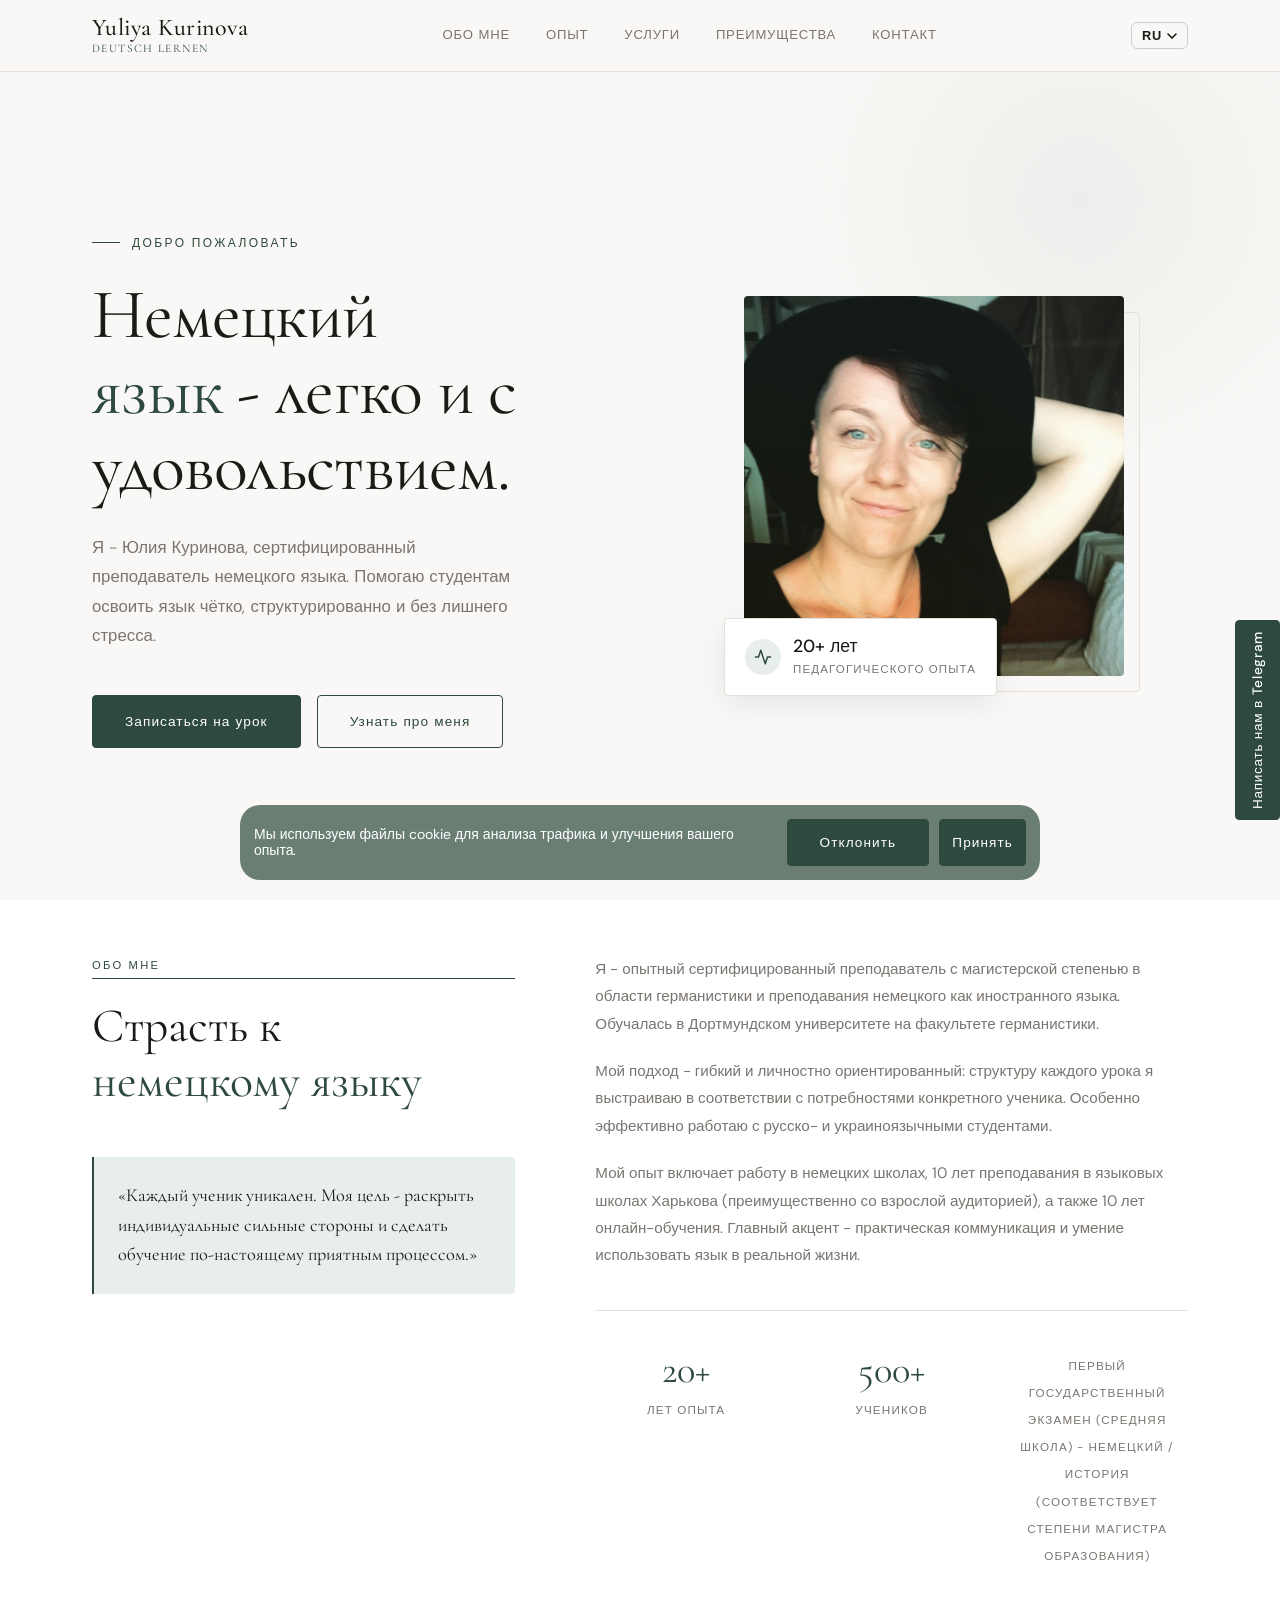
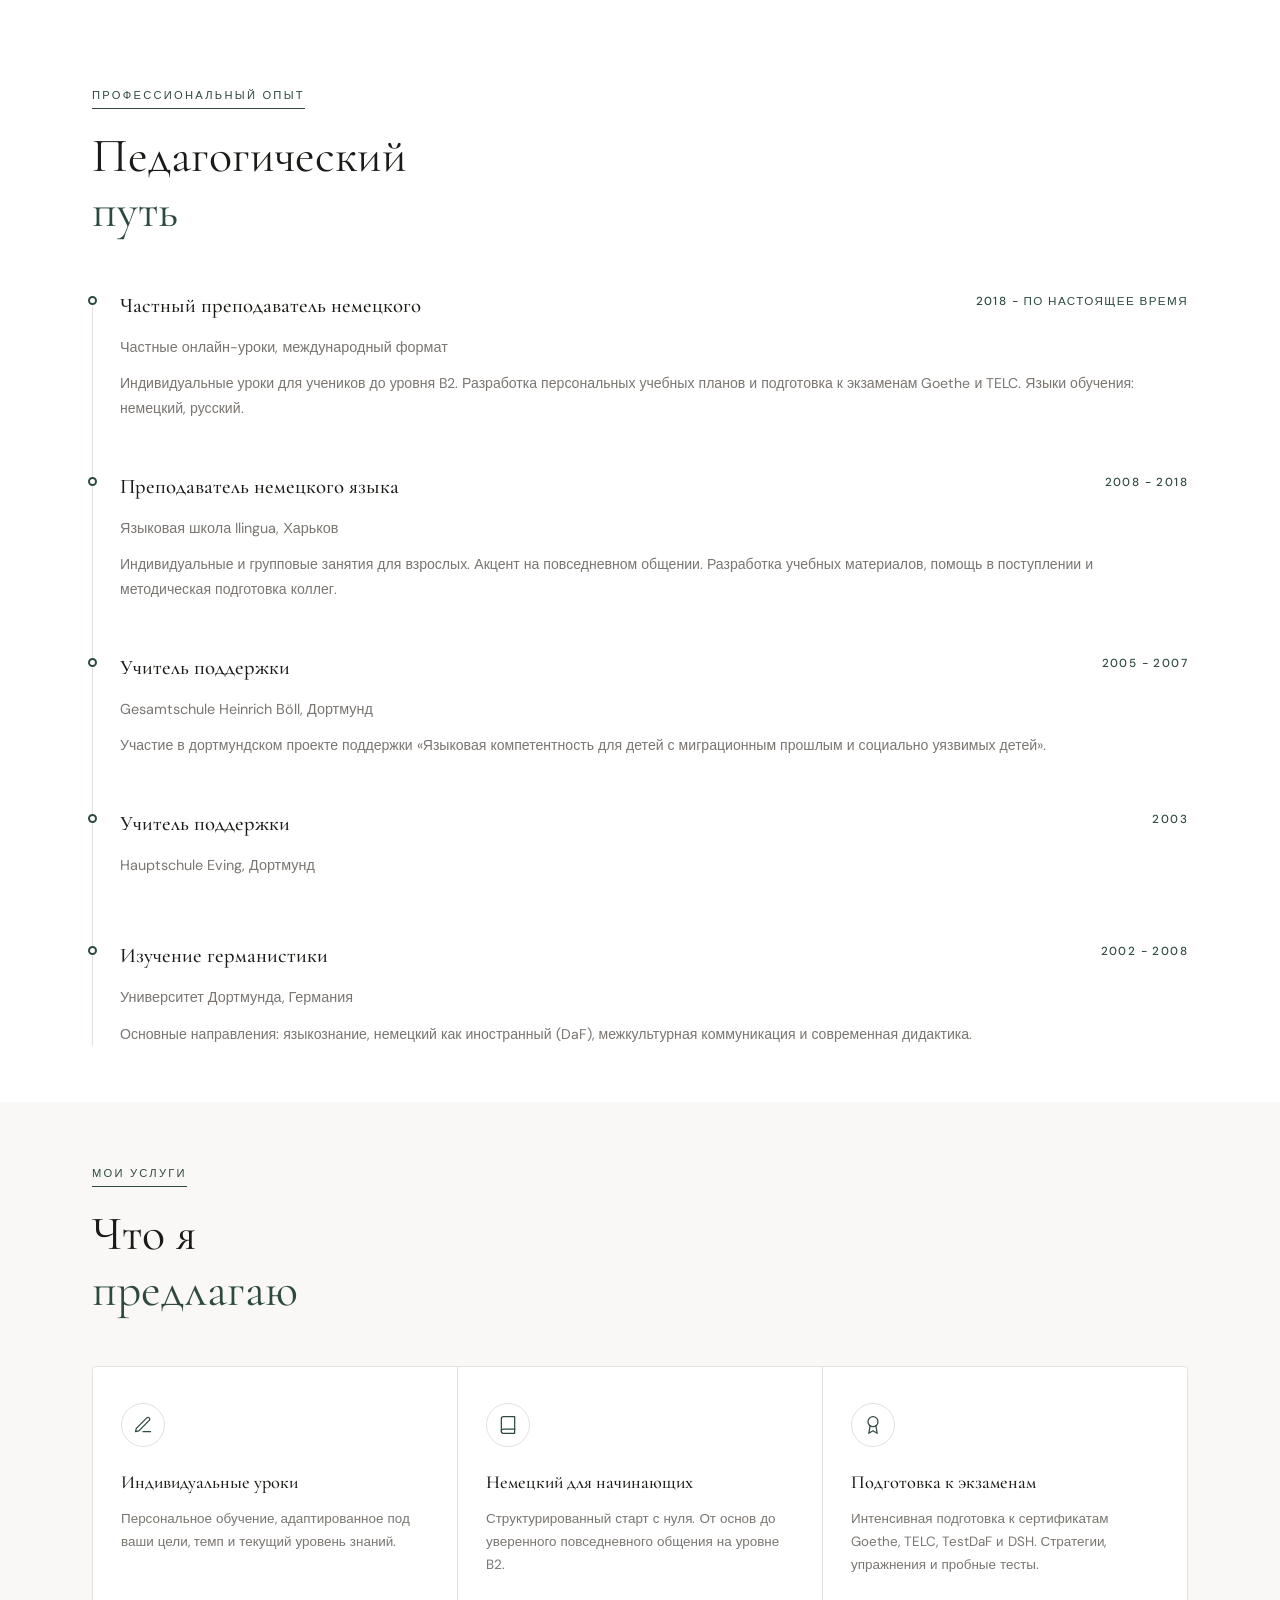
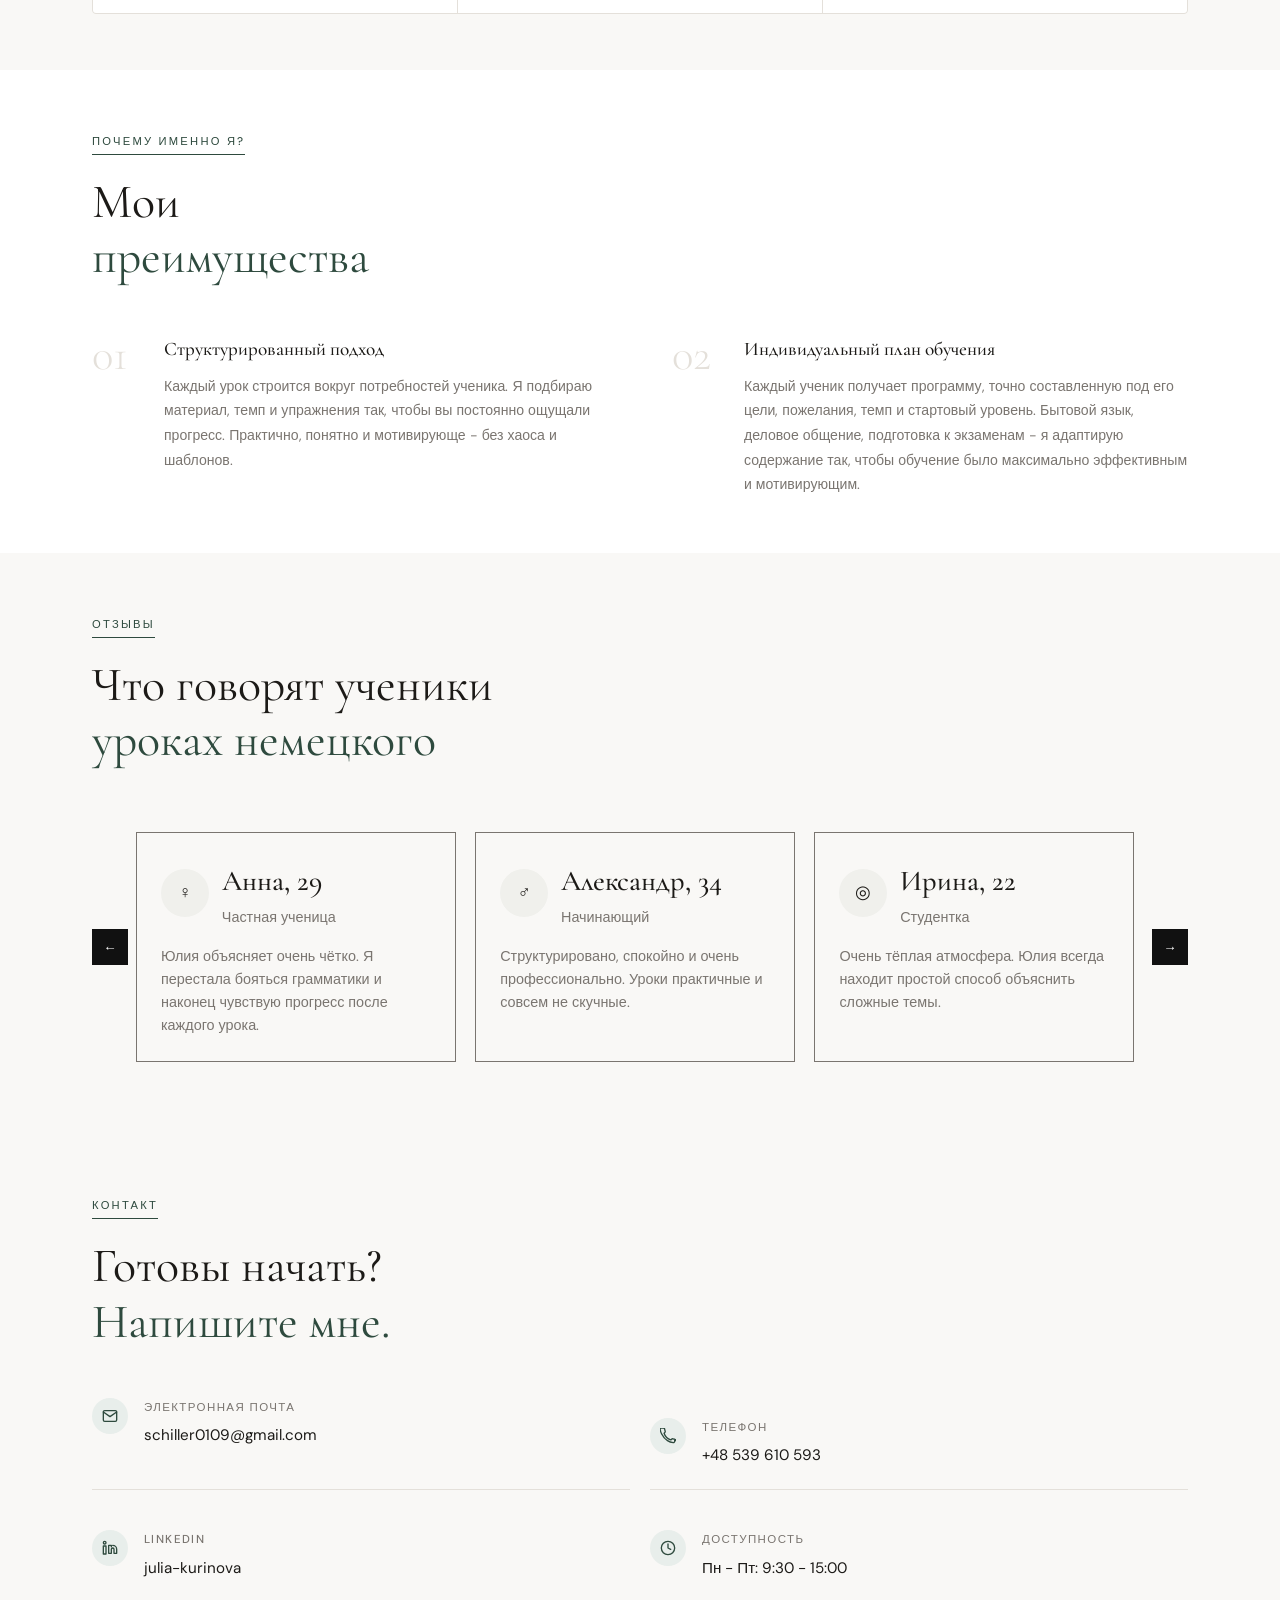
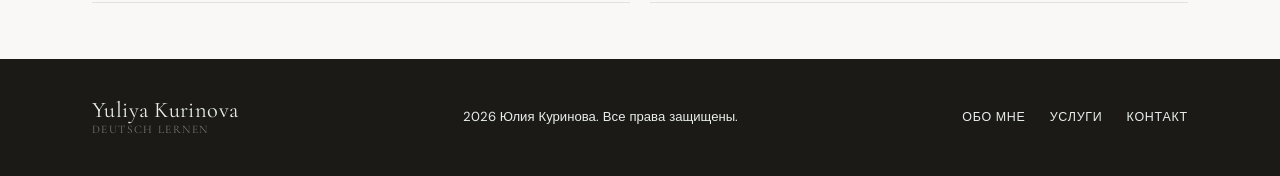
<file: index-ru.html>
<!doctype html>
<html lang="ru">
  <head>
    <meta charset="UTF-8" />
    <meta name="viewport" content="width=device-width, initial-scale=1.0" />
    <title>Юлия Куринова – преподаватель немецкого языка онлайн</title>
    <meta
      name="description"
      content="Сертифицированный преподаватель немецкого языка с более чем 20-летним опытом. Индивидуальные онлайн-уроки для начинающих и продолжающих. Подготовка к экзаменам Goethe и TELC."
    />

    <!-- favicon -->
    <link rel="icon" href="assets/images/favicon.ico" sizes="any" />
    <link
      rel="icon"
      type="image/png"
      sizes="32x32"
      href="assets/images/favicon-32x32.png"
    />
    <link
      rel="icon"
      type="image/png"
      sizes="16x16"
      href="assets/images/favicon-16x16.png"
    />
    <link rel="canonical" href="https://kurinova-deutsch.com/index-ru.html" />
    <link rel="alternate" hreflang="de" href="https://kurinova-deutsch.com/" />
    <link
      rel="alternate"
      hreflang="uk"
      href="https://kurinova-deutsch.com/index-ua.html"
    />
    <link
      rel="alternate"
      hreflang="ru"
      href="https://kurinova-deutsch.com/index-ru.html"
    />
    <link
      rel="alternate"
      hreflang="x-default"
      href="https://kurinova-deutsch.com/"
    />
    <link rel="preconnect" href="https://fonts.googleapis.com" />
    <link rel="preconnect" href="https://fonts.gstatic.com" crossorigin />
    <link
      href="https://fonts.googleapis.com/css2?family=Cormorant+Garamond:wght@300;400;500;600&family=DM+Sans:wght@300;400;500&display=swap"
      rel="stylesheet"
    />
    <link rel="stylesheet" href="assets/css/style.css" />
    <!-- Google tag (gtag.js) -->
    <script
      async
      src="https://www.googletagmanager.com/gtag/js?id=G-SGYSCJLFFM"
    ></script>
    <script>
      window.dataLayer = window.dataLayer || [];
      function gtag() {
        dataLayer.push(arguments);
      }
      gtag("js", new Date());

      gtag("config", "G-SGYSCJLFFM");
    </script>
  </head>
  <body>
    <!-- OVERLAY + MOBILE NAV -->
    <div class="nav-overlay" id="navOverlay"></div>
    <nav class="mobile-nav" id="mobileNav" aria-hidden="true">
      <ul class="mobile-nav__list">
        <li class="mobile-nav__item">
          <a href="#ueber-mich" class="mobile-nav__link">Обо мне</a>
        </li>
        <li class="mobile-nav__item">
          <a href="#erfahrung" class="mobile-nav__link">Опыт</a>
        </li>
        <li class="mobile-nav__item">
          <a href="#leistungen" class="mobile-nav__link">Услуги</a>
        </li>
        <li class="mobile-nav__item">
          <a href="#vorteile" class="mobile-nav__link">Преимущества</a>
        </li>
        <li class="mobile-nav__item">
          <a href="#kontakt" class="mobile-nav__link">Контакт</a>
        </li>
      </ul>

      <div class="mobile-lang" aria-label="Выберите язык">
        <a href="index.html" class="mobile-lang__option" data-lang="DE">DE</a>
        <a href="index-ua.html" class="mobile-lang__option" data-lang="UA"
          >UA</a
        >
        <a href="index-ru.html" class="mobile-lang__option" data-lang="RU"
          >RU</a
        >
      </div>
    </nav>

    <!-- HEADER -->
    <header id="header">
      <div class="header-inner">
        <a
          href="/"
          class="logo"
          aria-label="Юлия Куринова - изучение немецкого языка, главная страница"
        >
          <span class="logo__main">Yuliya Kurinova</span>
          <span class="logo__sub">Deutsch lernen</span>
        </a>
        <nav>
          <a href="#ueber-mich">Обо мне</a>
          <a href="#erfahrung">Опыт</a>
          <a href="#leistungen">Услуги</a>
          <a href="#vorteile">Преимущества</a>
          <a href="#kontakt">Контакт</a>
        </nav>
        <div class="header-right">
          <!-- Desktop Language Switcher -->
          <div class="lang-switch" role="listbox" aria-label="Выберите язык">
            <button
              class="lang-switch__trigger"
              id="lang-trigger"
              aria-haspopup="listbox"
              aria-expanded="false"
              aria-controls="lang-dropdown"
            >
              <span id="lang-current">RU</span>
              <svg
                class="lang-switch__arrow"
                width="10"
                height="6"
                viewBox="0 0 10 6"
                fill="none"
                aria-hidden="true"
              >
                <path
                  d="M1 1l4 4 4-4"
                  stroke="currentColor"
                  stroke-width="1.6"
                  stroke-linecap="round"
                />
              </svg>
            </button>

            <ul class="lang-switch__dropdown" id="lang-dropdown" role="listbox">
              <li role="option">
                <a href="index.html" class="lang-switch__option" data-lang="DE"
                  >DE</a
                >
              </li>
              <li role="option">
                <a
                  href="index-ua.html"
                  class="lang-switch__option"
                  data-lang="UA"
                  >UA</a
                >
              </li>
              <li role="option">
                <a
                  href="index-ru.html"
                  class="lang-switch__option"
                  data-lang="RU"
                  >RU</a
                >
              </li>
            </ul>
          </div>

          <button class="hamburger" id="hamburger" aria-label="Открыть меню">
            <span></span><span></span><span></span>
          </button>
        </div>
      </div>
    </header>

    <main>
      <!-- HERO -->
      <section id="hero">
        <div class="container">
          <div class="hero-grid">
            <div class="hero-content">
              <div class="hero-eyebrow reveal">Добро пожаловать</div>
              <h1 class="hero-title reveal reveal-delay-1">
                Немецкий<br />
                <span>язык</span> - легко и с удовольствием.
              </h1>
              <p class="hero-sub reveal reveal-delay-2">
                Я - Юлия Куринова, сертифицированный преподаватель немецкого
                языка. Помогаю студентам освоить язык чётко, структурированно и
                без лишнего стресса.
              </p>
              <div class="hero-cta reveal reveal-delay-3">
                <a href="https://t.me/JuliaKurinova" class="btn"
                  >Записаться на урок</a
                >
                <a href="#ueber-mich" class="btn btn-outline"
                  >Узнать про меня</a
                >
              </div>
            </div>
            <div class="hero-photo-wrap reveal reveal-delay-2">
              <div class="hero-photo-frame">
                <div class="hero-photo">
                  <div class="photo-placeholder">
                    <img
                      src="assets/images/german-teacher-online-lessons-yuliya-kurinova.jpg"
                      alt="Юлия Куринова - опытный преподаватель немецкого языка, индивидуальные онлайн-уроки"
                      loading="eager"
                    />
                  </div>
                </div>
                <div class="hero-badge">
                  <div class="hero-badge-icon">
                    <svg
                      viewBox="0 0 24 24"
                      fill="none"
                      stroke="currentColor"
                      stroke-width="2"
                      stroke-linecap="round"
                      stroke-linejoin="round"
                    >
                      <polyline points="22 12 18 12 15 21 9 3 6 12 2 12" />
                    </svg>
                  </div>
                  <div class="hero-badge-text">
                    <strong>20+ лет</strong>
                    <span>педагогического опыта</span>
                  </div>
                </div>
              </div>
            </div>
          </div>
        </div>
      </section>

      <!-- ABOUT -->
      <section id="ueber-mich" class="section section--alt">
        <div class="container">
          <div class="about-grid">
            <div class="about-left reveal">
              <span class="section-label">Обо мне</span>
              <h2 class="section-title">
                Страсть к<br />
                <span>немецкому языку</span>
              </h2>
              <div class="about-philosophy">
                <p>
                  «Каждый ученик уникален. Моя цель - раскрыть индивидуальные
                  сильные стороны и сделать обучение по-настоящему приятным
                  процессом.»
                </p>
              </div>
            </div>
            <div class="about-right">
              <p class="reveal reveal-delay-1">
                Я - опытный сертифицированный преподаватель с магистерской
                степенью в области германистики и преподавания немецкого как
                иностранного языка. Обучалась в Дортмундском университете на
                факультете германистики.
              </p>
              <p class="reveal reveal-delay-2">
                Мой подход - гибкий и личностно ориентированный: структуру
                каждого урока я выстраиваю в соответствии с потребностями
                конкретного ученика. Особенно эффективно работаю с русско- и
                украиноязычными студентами.
              </p>
              <p class="reveal reveal-delay-3">
                Мой опыт включает работу в немецких школах, 10 лет преподавания
                в языковых школах Харькова (преимущественно со взрослой
                аудиторией), а также 10 лет онлайн-обучения. Главный акцент -
                практическая коммуникация и умение использовать язык в реальной
                жизни.
              </p>
              <div class="about-stats reveal reveal-delay-4">
                <div class="stat">
                  <span class="stat-number">20+</span>
                  <span class="stat-label">лет опыта</span>
                </div>
                <div class="stat">
                  <span class="stat-number">500+</span>
                  <span class="stat-label">учеников</span>
                </div>
                <div class="stat">
                  <span class="stat-label">
                    Первый государственный экзамен (средняя школа) - Немецкий /
                    История (соответствует степени магистра образования)
                  </span>
                </div>
              </div>
            </div>
          </div>
        </div>
      </section>

      <!-- EXPERIENCE -->
      <section id="erfahrung" class="section section--alt">
        <div class="container">
          <div class="reveal">
            <span class="section-label">Профессиональный опыт</span>
            <h2 class="section-title">Педагогический<br /><span>путь</span></h2>
          </div>
          <div class="exp-timeline">
            <div class="exp-item reveal">
              <div class="exp-header">
                <div class="exp-role">Частный преподаватель немецкого</div>
                <div class="exp-period">2018 - по настоящее время</div>
              </div>
              <div class="exp-org">
                Частные онлайн-уроки, международный формат
              </div>
              <div class="exp-desc">
                Индивидуальные уроки для учеников до уровня B2. Разработка
                персональных учебных планов и подготовка к экзаменам Goethe и
                TELC. Языки обучения: немецкий, русский.
              </div>
            </div>
            <div class="exp-item reveal reveal-delay-1">
              <div class="exp-header">
                <div class="exp-role">Преподаватель немецкого языка</div>
                <div class="exp-period">2008 - 2018</div>
              </div>
              <div class="exp-org">Языковая школа Ilingua, Харьков</div>
              <div class="exp-desc">
                Индивидуальные и групповые занятия для взрослых. Акцент на
                повседневном общении. Разработка учебных материалов, помощь в
                поступлении и методическая подготовка коллег.
              </div>
            </div>
            <div class="exp-item reveal reveal-delay-3">
              <div class="exp-header">
                <div class="exp-role">Учитель поддержки</div>
                <div class="exp-period">2005 - 2007</div>
              </div>
              <div class="exp-org">Gesamtschule Heinrich Böll, Дортмунд</div>
              <div class="exp-desc">
                Участие в дортмундском проекте поддержки «Языковая
                компетентность для детей с миграционным прошлым и социально
                уязвимых детей».
              </div>
            </div>
            <div class="exp-item reveal reveal-delay-4">
              <div class="exp-header">
                <div class="exp-role">Учитель поддержки</div>
                <div class="exp-period">2003</div>
              </div>
              <div class="exp-org">Hauptschule Eving, Дортмунд</div>
            </div>
            <div class="exp-item reveal reveal-delay-3">
              <div class="exp-header">
                <div class="exp-role">Изучение германистики</div>
                <div class="exp-period">2002 - 2008</div>
              </div>
              <div class="exp-org">Университет Дортмунда, Германия</div>
              <div class="exp-desc">
                Основные направления: языкознание, немецкий как иностранный
                (DaF), межкультурная коммуникация и современная дидактика.
              </div>
            </div>
          </div>
        </div>
      </section>

      <!-- SERVICES -->
      <section id="leistungen" class="section">
        <div class="container">
          <div class="reveal">
            <span class="section-label">Мои услуги</span>
            <h2 class="section-title">Что я<br /><span>предлагаю</span></h2>
          </div>
          <div class="services-grid">
            <div class="service-card reveal">
              <div class="service-icon">
                <svg
                  viewBox="0 0 24 24"
                  fill="none"
                  stroke="currentColor"
                  stroke-width="1.5"
                  stroke-linecap="round"
                  stroke-linejoin="round"
                >
                  <path d="M12 20h9" />
                  <path
                    d="M16.5 3.5a2.121 2.121 0 013 3L7 19l-4 1 1-4L16.5 3.5z"
                  />
                </svg>
              </div>
              <div class="service-name">Индивидуальные уроки</div>
              <div class="service-desc">
                Персональное обучение, адаптированное под ваши цели, темп и
                текущий уровень знаний.
              </div>
            </div>
            <div class="service-card reveal reveal-delay-1">
              <div class="service-icon">
                <svg
                  viewBox="0 0 24 24"
                  fill="none"
                  stroke="currentColor"
                  stroke-width="1.5"
                  stroke-linecap="round"
                  stroke-linejoin="round"
                >
                  <path d="M4 19.5A2.5 2.5 0 016.5 17H20" />
                  <path
                    d="M6.5 2H20v20H6.5A2.5 2.5 0 014 19.5v-15A2.5 2.5 0 016.5 2z"
                  />
                </svg>
              </div>
              <div class="service-name">Немецкий для начинающих</div>
              <div class="service-desc">
                Структурированный старт с нуля. От основ до уверенного
                повседневного общения на уровне B2.
              </div>
            </div>
            <div class="service-card reveal reveal-delay-2">
              <div class="service-icon">
                <svg
                  viewBox="0 0 24 24"
                  fill="none"
                  stroke="currentColor"
                  stroke-width="1.5"
                  stroke-linecap="round"
                  stroke-linejoin="round"
                >
                  <circle cx="12" cy="8" r="6" />
                  <path d="M15.477 12.89L17 22l-5-3-5 3 1.523-9.11" />
                </svg>
              </div>
              <div class="service-name">Подготовка к экзаменам</div>
              <div class="service-desc">
                Интенсивная подготовка к сертификатам Goethe, TELC, TestDaF и
                DSH. Стратегии, упражнения и пробные тесты.
              </div>
            </div>
          </div>
        </div>
      </section>

      <!-- ADVANTAGES -->
      <section id="vorteile" class="section section--alt">
        <div class="container">
          <div class="reveal">
            <span class="section-label">Почему именно я?</span>
            <h2 class="section-title">Мои<br /><span>преимущества</span></h2>
          </div>
          <div class="adv-grid">
            <div class="adv-item reveal">
              <div class="adv-number">01</div>
              <div class="adv-content">
                <div class="adv-title">Структурированный подход</div>
                <div class="adv-desc">
                  Каждый урок строится вокруг потребностей ученика. Я подбираю
                  материал, темп и упражнения так, чтобы вы постоянно ощущали
                  прогресс. Практично, понятно и мотивирующе - без хаоса и
                  шаблонов.
                </div>
              </div>
            </div>
            <div class="adv-item reveal reveal-delay-1">
              <div class="adv-number">02</div>
              <div class="adv-content">
                <div class="adv-title">Индивидуальный план обучения</div>
                <div class="adv-desc">
                  Каждый ученик получает программу, точно составленную под его
                  цели, пожелания, темп и стартовый уровень. Бытовой язык,
                  деловое общение, подготовка к экзаменам - я адаптирую
                  содержание так, чтобы обучение было максимально эффективным и
                  мотивирующим.
                </div>
              </div>
            </div>
          </div>
        </div>
      </section>

      <!-- TESTIMONIALS -->
      <section class="testimonials section" id="testimonials">
        <div class="container">
          <div class="section-label reveal">Отзывы</div>
          <h2 class="section-title">
            Что говорят ученики<br /><span>уроках немецкого</span>
          </h2>

          <div class="testimonials__wrapper">
            <button
              class="testimonials__btn testimonials__btn--prev"
              aria-label="Предыдущий"
            >
              ←
            </button>

            <div class="testimonials__track" id="testimonialsTrack">
              <article class="testimonial-card">
                <div class="testimonial-card__top">
                  <div class="testimonial-card__avatar">♀</div>
                  <div>
                    <h3 class="testimonial-card__name">Анна, 29</h3>
                    <p>Частная ученица</p>
                  </div>
                </div>
                <p>
                  Юлия объясняет очень чётко. Я перестала бояться грамматики и
                  наконец чувствую прогресс после каждого урока.
                </p>
              </article>

              <article class="testimonial-card">
                <div class="testimonial-card__top">
                  <div class="testimonial-card__avatar">♂</div>
                  <div>
                    <h3 class="testimonial-card__name">Александр, 34</h3>
                    <p>Начинающий</p>
                  </div>
                </div>
                <p>
                  Структурировано, спокойно и очень профессионально. Уроки
                  практичные и совсем не скучные.
                </p>
              </article>

              <article class="testimonial-card">
                <div class="testimonial-card__top">
                  <div class="testimonial-card__avatar">◎</div>
                  <div>
                    <h3 class="testimonial-card__name">Ирина, 22</h3>
                    <p>Студентка</p>
                  </div>
                </div>
                <p>
                  Очень тёплая атмосфера. Юлия всегда находит простой способ
                  объяснить сложные темы.
                </p>
              </article>

              <article class="testimonial-card">
                <div class="testimonial-card__top">
                  <div class="testimonial-card__avatar">♀</div>
                  <div>
                    <h3 class="testimonial-card__name">Мария, 41</h3>
                    <p>Для работы</p>
                  </div>
                </div>
                <p>
                  Стала намного увереннее говорить по-немецки. Редкое сочетание
                  требовательности и доброты.
                </p>
              </article>

              <article class="testimonial-card">
                <div class="testimonial-card__top">
                  <div class="testimonial-card__avatar">♂</div>
                  <div>
                    <h3 class="testimonial-card__name">Дмитрий, 27</h3>
                    <p>Разговорная практика</p>
                  </div>
                </div>
                <p>
                  Естественные и вдохновляющие уроки. Наконец начал использовать
                  немецкий в реальной жизни.
                </p>
              </article>
            </div>

            <button
              class="testimonials__btn testimonials__btn--next"
              aria-label="Следующий"
            >
              →
            </button>
          </div>
        </div>
      </section>

      <!-- CONTACT -->
      <section id="kontakt" class="section">
        <div class="container">
          <div class="reveal">
            <span class="section-label">Контакт</span>
            <h2 class="section-title">
              Готовы начать?<br /><span>Напишите мне.</span>
            </h2>
          </div>
          <div class="contact-info reveal">
            <div class="contact-item">
              <div class="contact-icon">
                <svg
                  viewBox="0 0 24 24"
                  fill="none"
                  stroke="currentColor"
                  stroke-width="2"
                  stroke-linecap="round"
                  stroke-linejoin="round"
                >
                  <path
                    d="M4 4h16c1.1 0 2 .9 2 2v12c0 1.1-.9 2-2 2H4c-1.1 0-2-.9-2-2V6c0-1.1.9-2 2-2z"
                  />
                  <polyline points="22,6 12,13 2,6" />
                </svg>
              </div>
              <div class="contact-detail">
                <strong>Электронная почта</strong>
                <a href="mailto:schiller0109@gmail.com"
                  >schiller0109@gmail.com</a
                >
              </div>
            </div>
            <div class="contact-item">
              <div class="contact-icon">
                <svg
                  viewBox="0 0 24 24"
                  fill="none"
                  stroke="currentColor"
                  stroke-width="2"
                  stroke-linecap="round"
                  stroke-linejoin="round"
                >
                  <path
                    d="M22 16.92v3a2 2 0 01-2.18 2 19.79 19.79 0 01-8.63-3.07A19.5 19.5 0 013.07 9.81 19.79 19.79 0 01.1 1.2 2 2 0 012.08.01h3A2 2 0 017 1.72c.127.96.361 1.903.7 2.81a2 2 0 01-.45 2.11L6.1 7.77A16 16 0 0016.23 17.9l1.13-1.13a2 2 0 012.11-.45c.907.339 1.85.573 2.81.7a2 2 0 011.72 2.01z"
                  />
                </svg>
              </div>
              <div class="contact-detail">
                <strong>Телефон</strong>
                <a href="tel:+48539610593">+48 539 610 593</a>
              </div>
            </div>
            <div class="contact-item">
              <div class="contact-icon">
                <svg
                  viewBox="0 0 24 24"
                  fill="none"
                  stroke="currentColor"
                  stroke-width="2"
                  stroke-linecap="round"
                  stroke-linejoin="round"
                >
                  <path
                    d="M16 8a6 6 0 0 1 6 6v6h-4v-6a2 2 0 0 0-4 0v6h-4v-12h4v2"
                  />
                  <rect x="2" y="9" width="4" height="12" />
                  <circle cx="4" cy="4" r="2" />
                </svg>
              </div>
              <div class="contact-detail">
                <strong>LinkedIn</strong>
                <a
                  href="https://www.linkedin.com/in/julia-kurinova-78a13b294/"
                  target="_blank"
                  rel="noopener noreferrer"
                >
                  julia-kurinova
                </a>
              </div>
            </div>
            <div class="contact-item">
              <div class="contact-icon">
                <svg
                  viewBox="0 0 24 24"
                  fill="none"
                  stroke="currentColor"
                  stroke-width="2"
                  stroke-linecap="round"
                  stroke-linejoin="round"
                >
                  <circle cx="12" cy="12" r="10" />
                  <polyline points="12 6 12 12 16 14" />
                </svg>
              </div>
              <div class="contact-detail">
                <strong>Доступность</strong>
                <span>Пн - Пт: 9:30 - 15:00</span>
              </div>
            </div>
          </div>
          <!--<form
              class="contact-form reveal reveal-delay-1"
              onsubmit="handleSubmit(event)"
            >
              <div class="form-row">
                <div class="form-group">
                  <label for="name">Ваше имя</label>
                  <input
                    type="text"
                    id="name"
                    name="name"
                    placeholder="Иван Иванов"
                    required
                  />
                </div>
                <div class="form-group">
                  <label for="email">Электронная почта</label>
                  <input
                    type="email"
                    id="email"
                    name="email"
                    placeholder="ivan@example.com"
                    required
                  />
                </div>
              </div>
              <div class="form-group">
                <label for="subject">Тема</label>
                <input
                  type="text"
                  id="subject"
                  name="subject"
                  placeholder="Хочу записаться на урок немецкого"
                />
              </div>
              <div class="form-group">
                <label for="message">Ваше сообщение</label>
                <textarea
                  id="message"
                  name="message"
                  placeholder="Расскажите о ваших целях и текущем уровне знания языка..."
                ></textarea>
              </div>
              <div class="form-submit">
                <button type="submit" class="btn">Отправить сообщение</button>
              </div>
            </form>-->
        </div>
      </section>
    </main>

    <!-- FOOTER -->
    <footer>
      <div class="footer-inner">
        <a
          href="/"
          class="footer-logo"
          aria-label="Юлия Куринова - изучение немецкого языка, главная страница"
        >
          <span class="logo__main">Yuliya Kurinova</span>
          <span class="logo__sub">Deutsch lernen</span>
        </a>
        <p>2026 Юлия Куринова. Все права защищены.</p>
        <div class="footer-links">
          <a href="#ueber-mich">Обо мне</a>
          <a href="#leistungen">Услуги</a>
          <a href="#kontakt">Контакт</a>
        </div>
      </div>
    </footer>
    <div class="cookie" id="cookie">
      <p class="cookie__text">
        Мы используем файлы cookie для анализа трафика и улучшения вашего опыта.
      </p>

      <div class="cookie__actions">
        <button class="btn btn--ghost" id="cookieDecline">Отклонить</button>
        <button class="btn btn--primary" id="cookieAccept">Принять</button>
      </div>
    </div>
    <a
      href="https://t.me/JuliaKurinova"
      class="btn telegram-cta-btn"
      target="_blank"
      rel="noopener"
    >
      <span class="tg-float-label">Написать нам в Telegram</span>
    </a>
    <script src="assets/js/script.js"></script>
  </body>
</html>
</file>
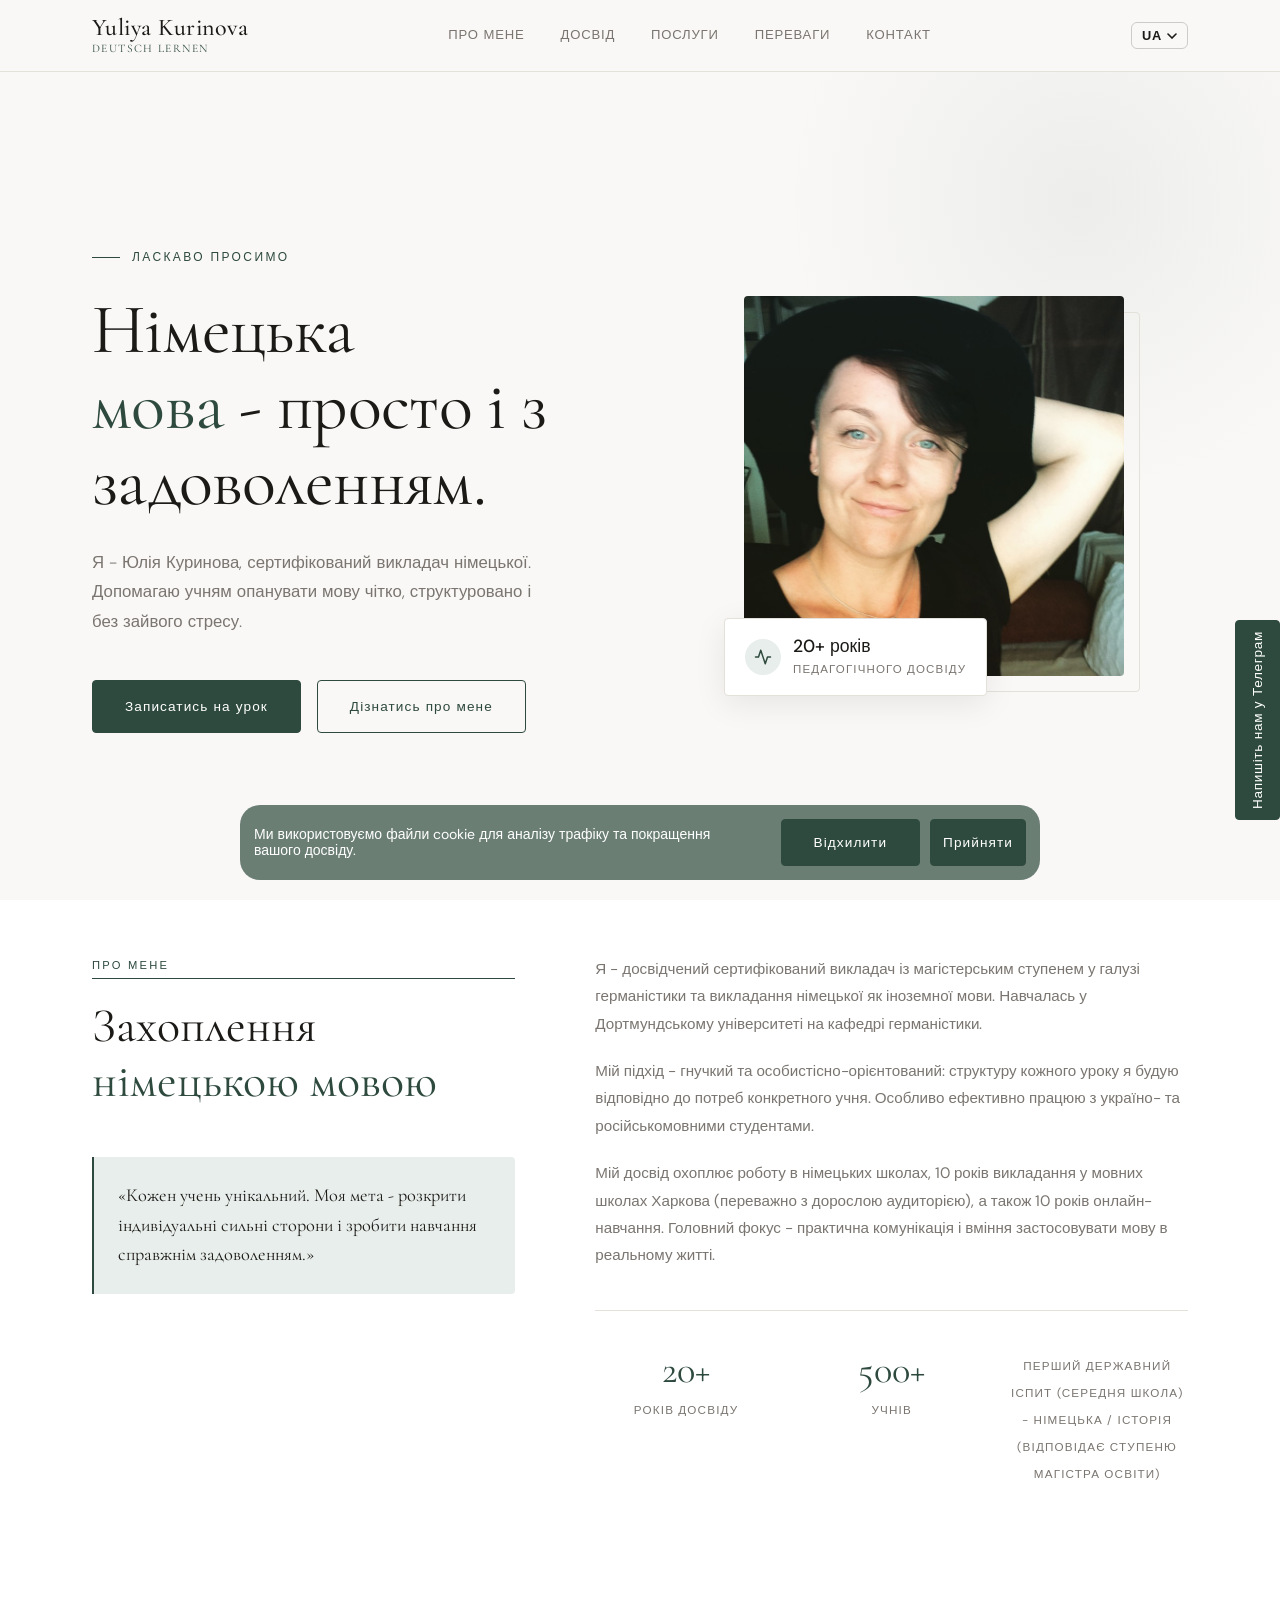
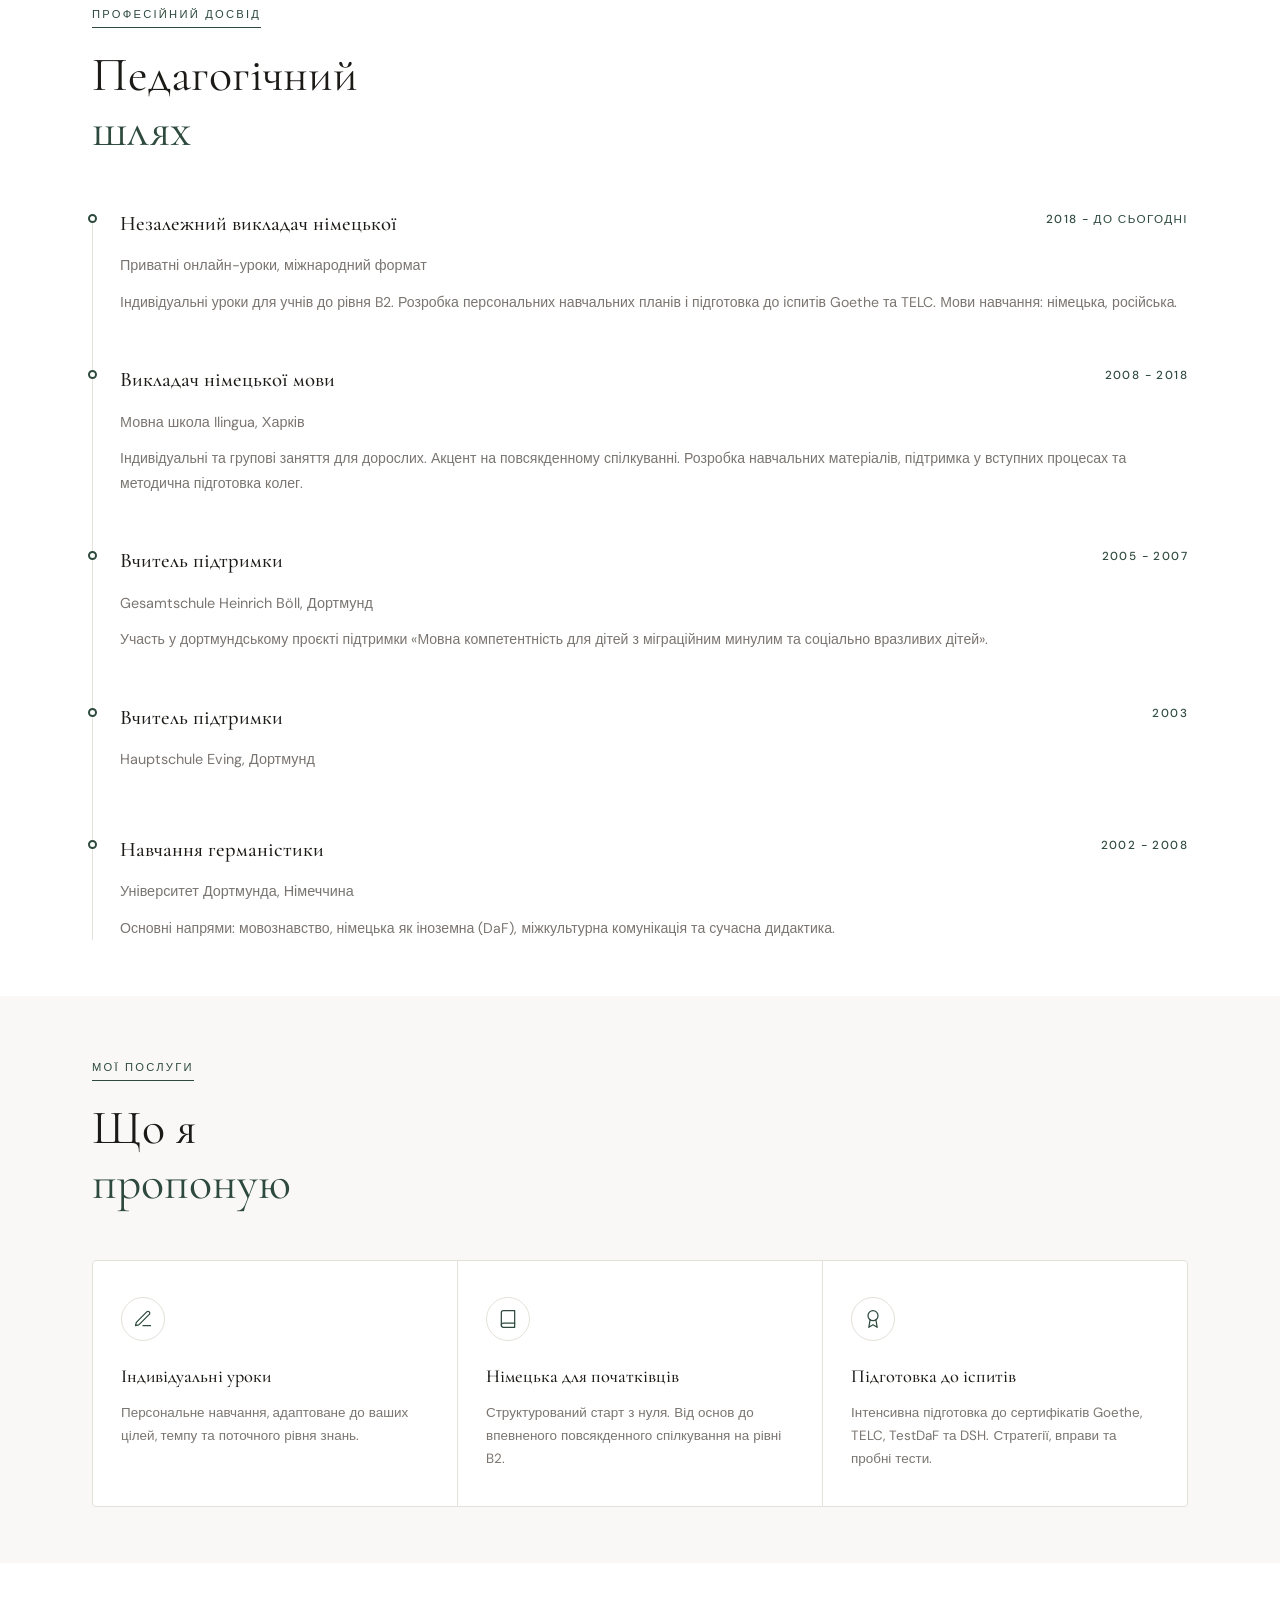
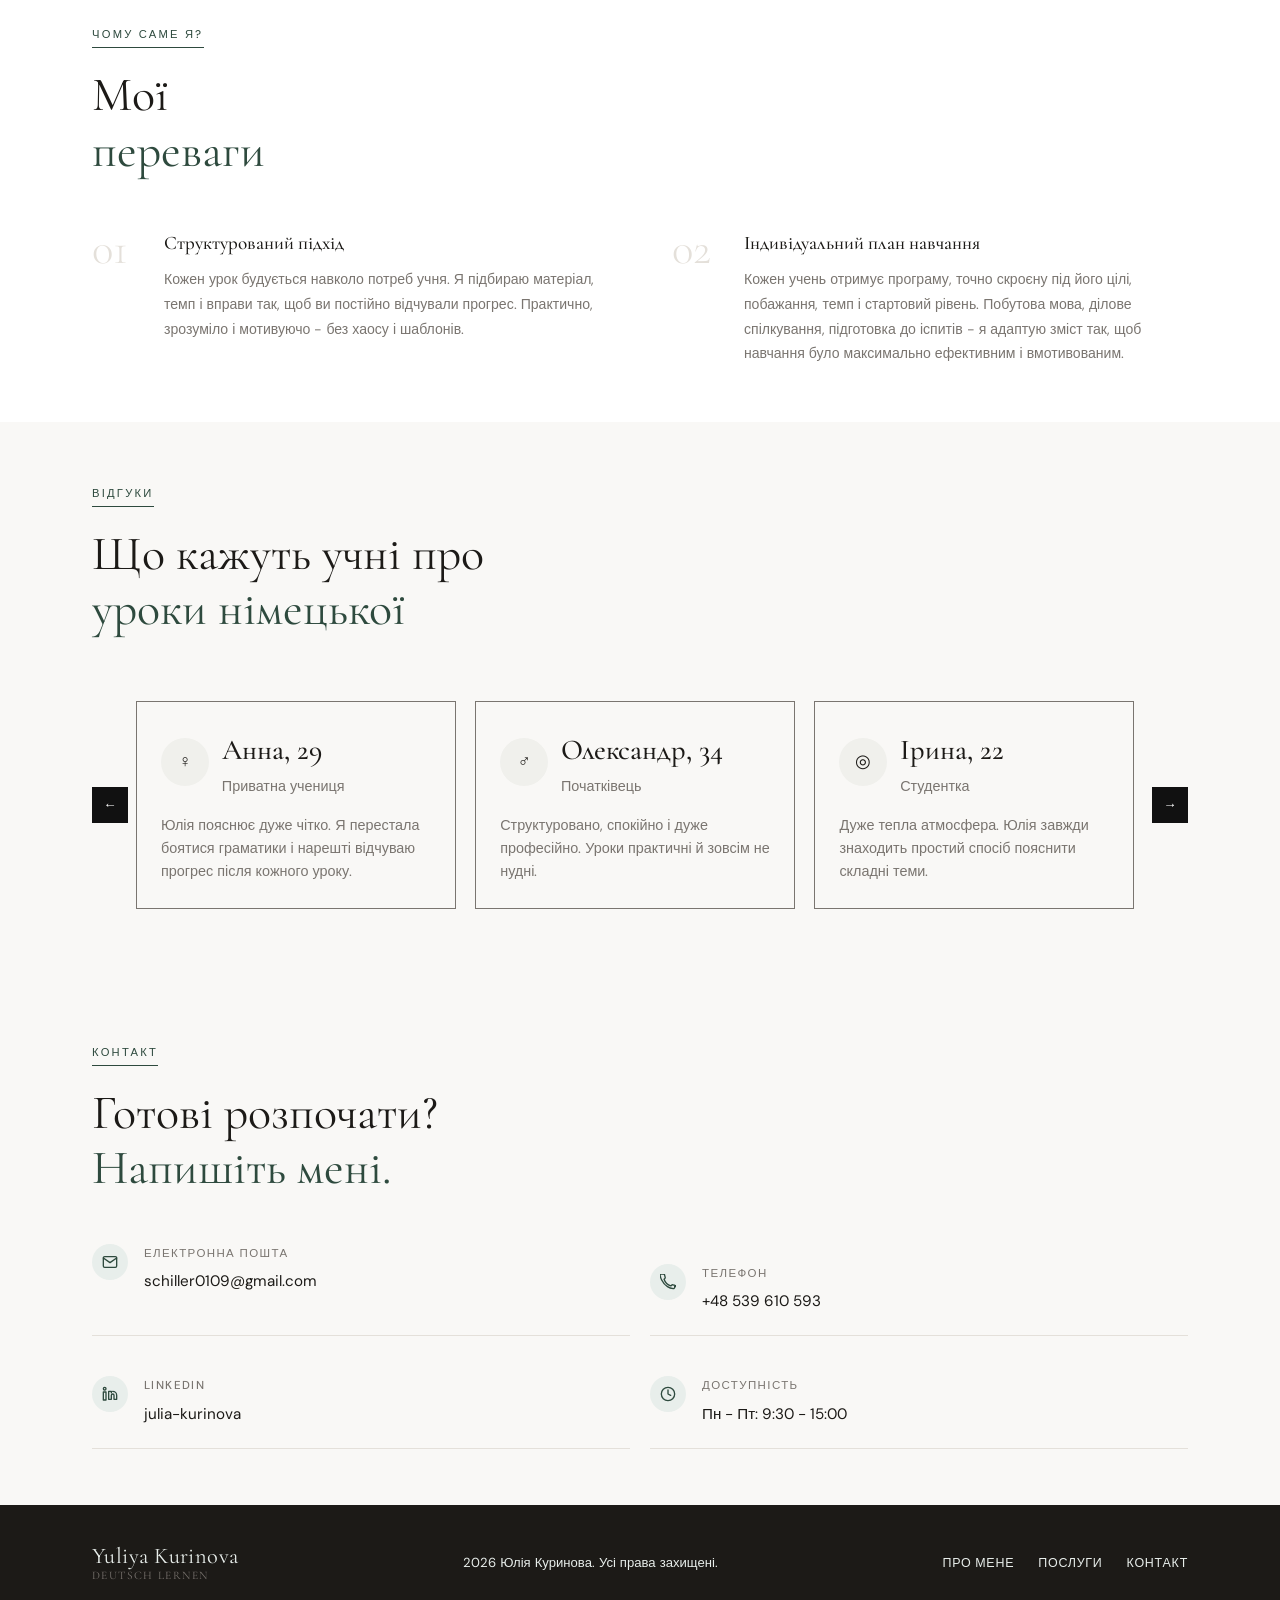
<file: index-ua.html>
<!doctype html>
<html lang="uk">
  <head>
    <meta charset="UTF-8" />
    <meta name="viewport" content="width=device-width, initial-scale=1.0" />
    <title>Юлія Куринова – викладач німецької мови онлайн</title>
    <meta
      name="description"
      content="Сертифікований викладач німецької мови з понад 20-річним досвідом. Індивідуальні онлайн-уроки для початківців і досвідчених учнів. Підготовка до іспитів Goethe та TELC."
    />

    <!-- favicon -->
    <link rel="icon" href="assets/images/favicon.ico" sizes="any" />
    <link
      rel="icon"
      type="image/png"
      sizes="32x32"
      href="assets/images/favicon-32x32.png"
    />
    <link
      rel="icon"
      type="image/png"
      sizes="16x16"
      href="assets/images/favicon-16x16.png"
    />
    <link rel="canonical" href="https://kurinova-deutsch.com/index-ua.html" />
    <link rel="alternate" hreflang="de" href="https://kurinova-deutsch.com/" />
    <link
      rel="alternate"
      hreflang="uk"
      href="https://kurinova-deutsch.com/index-ua.html"
    />
    <link
      rel="alternate"
      hreflang="ru"
      href="https://kurinova-deutsch.com/index-ru.html"
    />
    <link
      rel="alternate"
      hreflang="x-default"
      href="https://kurinova-deutsch.com/"
    />
    <link rel="preconnect" href="https://fonts.googleapis.com" />
    <link rel="preconnect" href="https://fonts.gstatic.com" crossorigin />
    <link
      href="https://fonts.googleapis.com/css2?family=Cormorant+Garamond:wght@300;400;500;600&family=DM+Sans:wght@300;400;500&display=swap"
      rel="stylesheet"
    />
    <link rel="stylesheet" href="assets/css/style.css" />
    <!-- Google tag (gtag.js) -->
    <script
      async
      src="https://www.googletagmanager.com/gtag/js?id=G-SGYSCJLFFM"
    ></script>
    <script>
      window.dataLayer = window.dataLayer || [];
      function gtag() {
        dataLayer.push(arguments);
      }
      gtag("js", new Date());

      gtag("config", "G-SGYSCJLFFM");
    </script>
  </head>
  <body>
    <!-- OVERLAY + MOBILE NAV -->
    <div class="nav-overlay" id="navOverlay"></div>
    <nav class="mobile-nav" id="mobileNav" aria-hidden="true">
      <ul class="mobile-nav__list">
        <li class="mobile-nav__item">
          <a href="#ueber-mich" class="mobile-nav__link">Про мене</a>
        </li>
        <li class="mobile-nav__item">
          <a href="#erfahrung" class="mobile-nav__link">Досвід</a>
        </li>
        <li class="mobile-nav__item">
          <a href="#leistungen" class="mobile-nav__link">Послуги</a>
        </li>
        <li class="mobile-nav__item">
          <a href="#vorteile" class="mobile-nav__link">Переваги</a>
        </li>
        <li class="mobile-nav__item">
          <a href="#kontakt" class="mobile-nav__link">Контакт</a>
        </li>
      </ul>

      <div class="mobile-lang" aria-label="Оберіть мову">
        <a href="index.html" class="mobile-lang__option" data-lang="DE">DE</a>
        <a href="index-ua.html" class="mobile-lang__option" data-lang="UA"
          >UA</a
        >
        <a href="index-ru.html" class="mobile-lang__option" data-lang="RU"
          >RU</a
        >
      </div>
    </nav>

    <!-- HEADER -->
    <header id="header">
      <div class="header-inner">
        <a
          href="/"
          class="logo"
          aria-label="Юлія Куринова - вивчення німецької мови, головна сторінка"
        >
          <span class="logo__main">Yuliya Kurinova</span>
          <span class="logo__sub">Deutsch lernen</span>
        </a>
        <nav>
          <a href="#ueber-mich">Про мене</a>
          <a href="#erfahrung">Досвід</a>
          <a href="#leistungen">Послуги</a>
          <a href="#vorteile">Переваги</a>
          <a href="#kontakt">Контакт</a>
        </nav>
        <div class="header-right">
          <!-- Desktop Language Switcher -->
          <div class="lang-switch" role="listbox" aria-label="Оберіть мову">
            <button
              class="lang-switch__trigger"
              id="lang-trigger"
              aria-haspopup="listbox"
              aria-expanded="false"
              aria-controls="lang-dropdown"
            >
              <span id="lang-current">UA</span>
              <svg
                class="lang-switch__arrow"
                width="10"
                height="6"
                viewBox="0 0 10 6"
                fill="none"
                aria-hidden="true"
              >
                <path
                  d="M1 1l4 4 4-4"
                  stroke="currentColor"
                  stroke-width="1.6"
                  stroke-linecap="round"
                />
              </svg>
            </button>

            <ul class="lang-switch__dropdown" id="lang-dropdown" role="listbox">
              <li role="option">
                <a href="index.html" class="lang-switch__option" data-lang="DE"
                  >DE</a
                >
              </li>
              <li role="option">
                <a
                  href="index-ua.html"
                  class="lang-switch__option"
                  data-lang="UA"
                  >UA</a
                >
              </li>
              <li role="option">
                <a
                  href="index-ru.html"
                  class="lang-switch__option"
                  data-lang="RU"
                  >RU</a
                >
              </li>
            </ul>
          </div>

          <button class="hamburger" id="hamburger" aria-label="Відкрити меню">
            <span></span><span></span><span></span>
          </button>
        </div>
      </div>
    </header>

    <main>
      <!-- HERO -->
      <section id="hero">
        <div class="container">
          <div class="hero-grid">
            <div class="hero-content">
              <div class="hero-eyebrow reveal">Ласкаво просимо</div>
              <h1 class="hero-title reveal reveal-delay-1">
                Німецька<br />
                <span>мова</span> - просто і з задоволенням.
              </h1>
              <p class="hero-sub reveal reveal-delay-2">
                Я - Юлія Куринова, сертифікований викладач німецької. Допомагаю
                учням опанувати мову чітко, структуровано і без зайвого стресу.
              </p>
              <div class="hero-cta reveal reveal-delay-3">
                <a href="https://t.me/JuliaKurinova" class="btn"
                  >Записатись на урок</a
                >
                <a href="#ueber-mich" class="btn btn-outline"
                  >Дізнатись про мене</a
                >
              </div>
            </div>
            <div class="hero-photo-wrap reveal reveal-delay-2">
              <div class="hero-photo-frame">
                <div class="hero-photo">
                  <div class="photo-placeholder">
                    <img
                      src="assets/images/german-teacher-online-lessons-yuliya-kurinova.jpg"
                      alt="Юлія Куринова - досвідчений викладач німецької мови, індивідуальні онлайн-уроки"
                      loading="eager"
                    />
                  </div>
                </div>
                <div class="hero-badge">
                  <div class="hero-badge-icon">
                    <svg
                      viewBox="0 0 24 24"
                      fill="none"
                      stroke="currentColor"
                      stroke-width="2"
                      stroke-linecap="round"
                      stroke-linejoin="round"
                    >
                      <polyline points="22 12 18 12 15 21 9 3 6 12 2 12" />
                    </svg>
                  </div>
                  <div class="hero-badge-text">
                    <strong>20+ років</strong>
                    <span>педагогічного досвіду</span>
                  </div>
                </div>
              </div>
            </div>
          </div>
        </div>
      </section>

      <!-- ABOUT -->
      <section id="ueber-mich" class="section section--alt">
        <div class="container">
          <div class="about-grid">
            <div class="about-left reveal">
              <span class="section-label">Про мене</span>
              <h2 class="section-title">
                Захоплення<br />
                <span>німецькою мовою</span>
              </h2>
              <div class="about-philosophy">
                <p>
                  «Кожен учень унікальний. Моя мета - розкрити індивідуальні
                  сильні сторони і зробити навчання справжнім задоволенням.»
                </p>
              </div>
            </div>
            <div class="about-right">
              <p class="reveal reveal-delay-1">
                Я - досвідчений сертифікований викладач із магістерським
                ступенем у галузі германістики та викладання німецької як
                іноземної мови. Навчалась у Дортмундському університеті на
                кафедрі германістики.
              </p>
              <p class="reveal reveal-delay-2">
                Мій підхід - гнучкий та особистісно-орієнтований: структуру
                кожного уроку я будую відповідно до потреб конкретного учня.
                Особливо ефективно працюю з україно- та російськомовними
                студентами.
              </p>
              <p class="reveal reveal-delay-3">
                Мій досвід охоплює роботу в німецьких школах, 10 років
                викладання у мовних школах Харкова (переважно з дорослою
                аудиторією), а також 10 років онлайн-навчання. Головний фокус -
                практична комунікація і вміння застосовувати мову в реальному
                житті.
              </p>
              <div class="about-stats reveal reveal-delay-4">
                <div class="stat">
                  <span class="stat-number">20+</span>
                  <span class="stat-label">років досвіду</span>
                </div>
                <div class="stat">
                  <span class="stat-number">500+</span>
                  <span class="stat-label">учнів</span>
                </div>
                <div class="stat">
                  <span class="stat-label">
                    Перший державний іспит (середня школа) - Німецька / Історія
                    (відповідає ступеню магістра освіти)
                  </span>
                </div>
              </div>
            </div>
          </div>
        </div>
      </section>

      <!-- EXPERIENCE -->
      <section id="erfahrung" class="section section--alt">
        <div class="container">
          <div class="reveal">
            <span class="section-label">Професійний досвід</span>
            <h2 class="section-title">Педагогічний<br /><span>шлях</span></h2>
          </div>
          <div class="exp-timeline">
            <div class="exp-item reveal">
              <div class="exp-header">
                <div class="exp-role">Незалежний викладач німецької</div>
                <div class="exp-period">2018 - до сьогодні</div>
              </div>
              <div class="exp-org">
                Приватні онлайн-уроки, міжнародний формат
              </div>
              <div class="exp-desc">
                Індивідуальні уроки для учнів до рівня B2. Розробка персональних
                навчальних планів і підготовка до іспитів Goethe та TELC. Мови
                навчання: німецька, російська.
              </div>
            </div>
            <div class="exp-item reveal reveal-delay-1">
              <div class="exp-header">
                <div class="exp-role">Викладач німецької мови</div>
                <div class="exp-period">2008 - 2018</div>
              </div>
              <div class="exp-org">Мовна школа Ilingua, Харків</div>
              <div class="exp-desc">
                Індивідуальні та групові заняття для дорослих. Акцент на
                повсякденному спілкуванні. Розробка навчальних матеріалів,
                підтримка у вступних процесах та методична підготовка колег.
              </div>
            </div>
            <div class="exp-item reveal reveal-delay-3">
              <div class="exp-header">
                <div class="exp-role">Вчитель підтримки</div>
                <div class="exp-period">2005 - 2007</div>
              </div>
              <div class="exp-org">Gesamtschule Heinrich Böll, Дортмунд</div>
              <div class="exp-desc">
                Участь у дортмундському проєкті підтримки «Мовна компетентність
                для дітей з міграційним минулим та соціально вразливих дітей».
              </div>
            </div>
            <div class="exp-item reveal reveal-delay-4">
              <div class="exp-header">
                <div class="exp-role">Вчитель підтримки</div>
                <div class="exp-period">2003</div>
              </div>
              <div class="exp-org">Hauptschule Eving, Дортмунд</div>
            </div>
            <div class="exp-item reveal reveal-delay-3">
              <div class="exp-header">
                <div class="exp-role">Навчання германістики</div>
                <div class="exp-period">2002 - 2008</div>
              </div>
              <div class="exp-org">Університет Дортмунда, Німеччина</div>
              <div class="exp-desc">
                Основні напрями: мовознавство, німецька як іноземна (DaF),
                міжкультурна комунікація та сучасна дидактика.
              </div>
            </div>
          </div>
        </div>
      </section>

      <!-- SERVICES -->
      <section id="leistungen" class="section">
        <div class="container">
          <div class="reveal">
            <span class="section-label">Мої послуги</span>
            <h2 class="section-title">Що я<br /><span>пропоную</span></h2>
          </div>
          <div class="services-grid">
            <div class="service-card reveal">
              <div class="service-icon">
                <svg
                  viewBox="0 0 24 24"
                  fill="none"
                  stroke="currentColor"
                  stroke-width="1.5"
                  stroke-linecap="round"
                  stroke-linejoin="round"
                >
                  <path d="M12 20h9" />
                  <path
                    d="M16.5 3.5a2.121 2.121 0 013 3L7 19l-4 1 1-4L16.5 3.5z"
                  />
                </svg>
              </div>
              <div class="service-name">Індивідуальні уроки</div>
              <div class="service-desc">
                Персональне навчання, адаптоване до ваших цілей, темпу та
                поточного рівня знань.
              </div>
            </div>
            <div class="service-card reveal reveal-delay-1">
              <div class="service-icon">
                <svg
                  viewBox="0 0 24 24"
                  fill="none"
                  stroke="currentColor"
                  stroke-width="1.5"
                  stroke-linecap="round"
                  stroke-linejoin="round"
                >
                  <path d="M4 19.5A2.5 2.5 0 016.5 17H20" />
                  <path
                    d="M6.5 2H20v20H6.5A2.5 2.5 0 014 19.5v-15A2.5 2.5 0 016.5 2z"
                  />
                </svg>
              </div>
              <div class="service-name">Німецька для початківців</div>
              <div class="service-desc">
                Структурований старт з нуля. Від основ до впевненого
                повсякденного спілкування на рівні B2.
              </div>
            </div>
            <div class="service-card reveal reveal-delay-2">
              <div class="service-icon">
                <svg
                  viewBox="0 0 24 24"
                  fill="none"
                  stroke="currentColor"
                  stroke-width="1.5"
                  stroke-linecap="round"
                  stroke-linejoin="round"
                >
                  <circle cx="12" cy="8" r="6" />
                  <path d="M15.477 12.89L17 22l-5-3-5 3 1.523-9.11" />
                </svg>
              </div>
              <div class="service-name">Підготовка до іспитів</div>
              <div class="service-desc">
                Інтенсивна підготовка до сертифікатів Goethe, TELC, TestDaF та
                DSH. Стратегії, вправи та пробні тести.
              </div>
            </div>
          </div>
        </div>
      </section>

      <!-- ADVANTAGES -->
      <section id="vorteile" class="section section--alt">
        <div class="container">
          <div class="reveal">
            <span class="section-label">Чому саме я?</span>
            <h2 class="section-title">Мої<br /><span>переваги</span></h2>
          </div>
          <div class="adv-grid">
            <div class="adv-item reveal">
              <div class="adv-number">01</div>
              <div class="adv-content">
                <div class="adv-title">Структурований підхід</div>
                <div class="adv-desc">
                  Кожен урок будується навколо потреб учня. Я підбираю матеріал,
                  темп і вправи так, щоб ви постійно відчували прогрес.
                  Практично, зрозуміло і мотивуючо - без хаосу і шаблонів.
                </div>
              </div>
            </div>
            <div class="adv-item reveal reveal-delay-1">
              <div class="adv-number">02</div>
              <div class="adv-content">
                <div class="adv-title">Індивідуальний план навчання</div>
                <div class="adv-desc">
                  Кожен учень отримує програму, точно скроєну під його цілі,
                  побажання, темп і стартовий рівень. Побутова мова, ділове
                  спілкування, підготовка до іспитів - я адаптую зміст так, щоб
                  навчання було максимально ефективним і вмотивованим.
                </div>
              </div>
            </div>
          </div>
        </div>
      </section>

      <!-- TESTIMONIALS -->
      <section class="testimonials section" id="testimonials">
        <div class="container">
          <div class="section-label reveal">Відгуки</div>
          <h2 class="section-title">
            Що кажуть учні про<br /><span>уроки німецької</span>
          </h2>
          <div class="testimonials__wrapper">
            <button
              class="testimonials__btn testimonials__btn--prev"
              aria-label="Попередній"
            >
              ←
            </button>

            <div class="testimonials__track" id="testimonialsTrack">
              <article class="testimonial-card">
                <div class="testimonial-card__top">
                  <div class="testimonial-card__avatar">♀</div>
                  <div>
                    <h3 class="testimonial-card__name">Анна, 29</h3>
                    <p>Приватна учениця</p>
                  </div>
                </div>
                <p>
                  Юлія пояснює дуже чітко. Я перестала боятися граматики і
                  нарешті відчуваю прогрес після кожного уроку.
                </p>
              </article>

              <article class="testimonial-card">
                <div class="testimonial-card__top">
                  <div class="testimonial-card__avatar">♂</div>
                  <div>
                    <h3 class="testimonial-card__name">Олександр, 34</h3>
                    <p>Початківець</p>
                  </div>
                </div>
                <p>
                  Структуровано, спокійно і дуже професійно. Уроки практичні й
                  зовсім не нудні.
                </p>
              </article>

              <article class="testimonial-card">
                <div class="testimonial-card__top">
                  <div class="testimonial-card__avatar">◎</div>
                  <div>
                    <h3 class="testimonial-card__name">Ірина, 22</h3>
                    <p>Студентка</p>
                  </div>
                </div>
                <p>
                  Дуже тепла атмосфера. Юлія завжди знаходить простий спосіб
                  пояснити складні теми.
                </p>
              </article>

              <article class="testimonial-card">
                <div class="testimonial-card__top">
                  <div class="testimonial-card__avatar">♀</div>
                  <div>
                    <h3 class="testimonial-card__name">Марія, 41</h3>
                    <p>Для роботи</p>
                  </div>
                </div>
                <p>
                  Стала набагато впевненіше говорити німецькою. Рідкісне
                  поєднання вимогливості й доброти.
                </p>
              </article>

              <article class="testimonial-card">
                <div class="testimonial-card__top">
                  <div class="testimonial-card__avatar">♂</div>
                  <div>
                    <h3 class="testimonial-card__name">Дмитро, 27</h3>
                    <p>Розмовна практика</p>
                  </div>
                </div>
                <p>
                  Природні й надихаючі уроки. Нарешті почав використовувати
                  німецьку в реальному житті.
                </p>
              </article>
            </div>

            <button
              class="testimonials__btn testimonials__btn--next"
              aria-label="Наступний"
            >
              →
            </button>
          </div>
        </div>
      </section>

      <!-- CONTACT -->
      <section id="kontakt" class="section">
        <div class="container">
          <div class="reveal">
            <span class="section-label">Контакт</span>
            <h2 class="section-title">
              Готові розпочати?<br /><span>Напишіть мені.</span>
            </h2>
          </div>
          <div class="contact-info reveal">
            <div class="contact-item">
              <div class="contact-icon">
                <svg
                  viewBox="0 0 24 24"
                  fill="none"
                  stroke="currentColor"
                  stroke-width="2"
                  stroke-linecap="round"
                  stroke-linejoin="round"
                >
                  <path
                    d="M4 4h16c1.1 0 2 .9 2 2v12c0 1.1-.9 2-2 2H4c-1.1 0-2-.9-2-2V6c0-1.1.9-2 2-2z"
                  />
                  <polyline points="22,6 12,13 2,6" />
                </svg>
              </div>
              <div class="contact-detail">
                <strong>Електронна пошта</strong>
                <a href="mailto:schiller0109@gmail.com"
                  >schiller0109@gmail.com</a
                >
              </div>
            </div>
            <div class="contact-item">
              <div class="contact-icon">
                <svg
                  viewBox="0 0 24 24"
                  fill="none"
                  stroke="currentColor"
                  stroke-width="2"
                  stroke-linecap="round"
                  stroke-linejoin="round"
                >
                  <path
                    d="M22 16.92v3a2 2 0 01-2.18 2 19.79 19.79 0 01-8.63-3.07A19.5 19.5 0 013.07 9.81 19.79 19.79 0 01.1 1.2 2 2 0 012.08.01h3A2 2 0 017 1.72c.127.96.361 1.903.7 2.81a2 2 0 01-.45 2.11L6.1 7.77A16 16 0 0016.23 17.9l1.13-1.13a2 2 0 012.11-.45c.907.339 1.85.573 2.81.7a2 2 0 011.72 2.01z"
                  />
                </svg>
              </div>
              <div class="contact-detail">
                <strong>Телефон</strong>
                <a href="tel:+48539610593">+48 539 610 593</a>
              </div>
            </div>
            <div class="contact-item">
              <div class="contact-icon">
                <svg
                  viewBox="0 0 24 24"
                  fill="none"
                  stroke="currentColor"
                  stroke-width="2"
                  stroke-linecap="round"
                  stroke-linejoin="round"
                >
                  <path
                    d="M16 8a6 6 0 0 1 6 6v6h-4v-6a2 2 0 0 0-4 0v6h-4v-12h4v2"
                  />
                  <rect x="2" y="9" width="4" height="12" />
                  <circle cx="4" cy="4" r="2" />
                </svg>
              </div>
              <div class="contact-detail">
                <strong>LinkedIn</strong>
                <a
                  href="https://www.linkedin.com/in/julia-kurinova-78a13b294/"
                  target="_blank"
                  rel="noopener noreferrer"
                >
                  julia-kurinova
                </a>
              </div>
            </div>
            <div class="contact-item">
              <div class="contact-icon">
                <svg
                  viewBox="0 0 24 24"
                  fill="none"
                  stroke="currentColor"
                  stroke-width="2"
                  stroke-linecap="round"
                  stroke-linejoin="round"
                >
                  <circle cx="12" cy="12" r="10" />
                  <polyline points="12 6 12 12 16 14" />
                </svg>
              </div>
              <div class="contact-detail">
                <strong>Доступність</strong>
                <span>Пн - Пт: 9:30 - 15:00</span>
              </div>
            </div>
          </div>
          <!---<form
              class="contact-form reveal reveal-delay-1"
              onsubmit="handleSubmit(event)"
            >
              <div class="form-row">
                <div class="form-group">
                  <label for="name">Ваше ім'я</label>
                  <input
                    type="text"
                    id="name"
                    name="name"
                    placeholder="Іван Коваленко"
                    required
                  />
                </div>
                <div class="form-group">
                  <label for="email">Електронна адреса</label>
                  <input
                    type="email"
                    id="email"
                    name="email"
                    placeholder="ivan@example.com"
                    required
                  />
                </div>
              </div>
              <div class="form-group">
                <label for="subject">Тема</label>
                <input
                  type="text"
                  id="subject"
                  name="subject"
                  placeholder="Хочу записатись на урок німецької"
                />
              </div>
              <div class="form-group">
                <label for="message">Ваше повідомлення</label>
                <textarea
                  id="message"
                  name="message"
                  placeholder="Розкажіть про ваші цілі та поточний рівень знання мови..."
                ></textarea>
              </div>
              <div class="form-submit">
                <button type="submit" class="btn">
                  Надіслати повідомлення
                </button>
              </div>
            </form>-->
        </div>
      </section>
    </main>

    <!-- FOOTER -->
    <footer>
      <div class="footer-inner">
        <a
          href="/"
          class="footer-logo"
          aria-label="Юлія Куринова - вивчення німецької мови, головна сторінка"
        >
          <span class="logo__main">Yuliya Kurinova</span>
          <span class="logo__sub">Deutsch lernen</span>
        </a>
        <p>2026 Юлія Куринова. Усі права захищені.</p>
        <div class="footer-links">
          <a href="#ueber-mich">Про мене</a>
          <a href="#leistungen">Послуги</a>
          <a href="#kontakt">Контакт</a>
        </div>
      </div>
    </footer>
    <div class="cookie" id="cookie">
      <p class="cookie__text">
        Ми використовуємо файли cookie для аналізу трафіку та покращення вашого
        досвіду.
      </p>

      <div class="cookie__actions">
        <button class="btn btn--ghost" id="cookieDecline">Відхилити</button>
        <button class="btn btn--primary" id="cookieAccept">Прийняти</button>
      </div>
    </div>
    <a
      href="https://t.me/JuliaKurinova"
      class="btn telegram-cta-btn"
      target="_blank"
      rel="noopener"
    >
      <span class="tg-float-label">Напишіть нам у Телеграм</span>
    </a>
    <script src="assets/js/script.js"></script>
  </body>
</html>
</file>
<file: assets/css/style.css>
*,
*::before,
*::after {
  box-sizing: border-box;
  margin: 0;
  padding: 0;
}

img {
  display: block;
  max-width: 100%;
  object-fit: cover;
}

:root {
  --clr-bg: #f9f8f6;
  --clr-surface: #ffffff;
  --clr-border: #e4e0da;
  --clr-text: #1c1a17;
  --clr-muted: #7a7570;
  --clr-accent: #2e4a3e;
  --clr-accent-lt: #e8eeeb;
  --clr-hover: #243d33;
  --ff-display: "Cormorant Garamond", Georgia, serif;
  --ff-body: "DM Sans", sans-serif;
  --radius: 4px;
  --transition: 0.3s ease;
  --max-w: 1160px;
  --header-h: 72px;
}

html {
  scroll-behavior: smooth;
  font-size: 16px;
}

ul {
  list-style: none;
}

body {
  font-family: var(--ff-body);
  background: var(--clr-bg);
  color: var(--clr-text);
  line-height: 1.7;
  overflow-x: hidden;
}

/* ── SCROLLBAR ── */
::-webkit-scrollbar {
  width: 5px;
}
::-webkit-scrollbar-track {
  background: var(--clr-bg);
}
::-webkit-scrollbar-thumb {
  background: var(--clr-border);
  border-radius: 10px;
}

/* ── SELECTION ── */
::selection {
  background: var(--clr-accent-lt);
  color: var(--clr-accent);
}

/* ── UTILITY ── */
.container {
  max-width: var(--max-w);
  margin: 0 auto;
  padding: 0 32px;
}
.section {
  padding: 56px 0;
}
.section--alt {
  background: var(--clr-surface);
}

.section-label {
  display: inline-block;
  font-family: var(--ff-body);
  font-size: 0.7rem;
  font-weight: 500;
  letter-spacing: 0.2em;
  text-transform: uppercase;
  color: var(--clr-accent);
  border-bottom: 1px solid var(--clr-accent);
  padding-bottom: 3px;
  margin-bottom: 20px;
}

.section-title {
  font-family: var(--ff-display);
  font-size: clamp(2rem, 4vw, 3rem);
  font-weight: 400;
  line-height: 1.15;
  color: var(--clr-text);
  margin-bottom: 48px;
}

.section-title span {
  color: var(--clr-accent);
}

.divider {
  width: 40px;
  height: 1px;
  background: var(--clr-accent);
  margin: 20px 0 40px;
}

/* ── BUTTON ── */
.btn {
  display: inline-flex;
  align-items: center;
  gap: 10px;
  padding: 14px 32px;
  border: 1px solid var(--clr-accent);
  background: var(--clr-accent);
  color: #fff;
  font-family: var(--ff-body);
  font-size: 0.85rem;
  font-weight: 500;
  letter-spacing: 0.08em;
  text-decoration: none;
  cursor: pointer;
  transition:
    background var(--transition),
    color var(--transition),
    border-color var(--transition);
  border-radius: var(--radius);
}
.btn:hover {
  background: var(--clr-hover);
  border-color: var(--clr-hover);
}

.btn-outline {
  background: transparent;
  color: var(--clr-accent);
}
.btn-outline:hover {
  background: var(--clr-accent);
  color: #fff;
}

/* ── HEADER ── */
header {
  position: fixed;
  top: 0;
  left: 0;
  right: 0;
  height: var(--header-h);
  background: rgba(249, 248, 246, 0.94);
  backdrop-filter: blur(12px);
  -webkit-backdrop-filter: blur(12px);
  border-bottom: 1px solid var(--clr-border);
  z-index: 1000;
  transition: box-shadow var(--transition);
}
header.scrolled {
  box-shadow: 0 2px 20px rgba(0, 0, 0, 0.06);
}

.header-inner {
  max-width: var(--max-w);
  margin: 0 auto;
  padding: 0 32px;
  height: 100%;
  display: flex;
  align-items: center;
  justify-content: space-between;
}

.logo {
  font-family: var(--ff-display);
  font-size: 1.5rem;
  line-height: 1;
  font-weight: 500;
  color: var(--clr-text);
  text-decoration: none;
  letter-spacing: 0.01em;
}

.logo span {
  display: block;
}

.logo__main {
  letter-spacing: 0.02em;
  margin: 0 0 2px;
}

.logo__sub {
  font-size: 0.72rem;
  font-weight: 400;
  color: var(--clr-accent);
  letter-spacing: 0.12em;
  text-transform: uppercase;
  margin-top: 0.2rem;
}

nav {
  display: flex;
  align-items: center;
  gap: 36px;
}

nav a {
  font-size: 0.82rem;
  font-weight: 400;
  letter-spacing: 0.06em;
  color: var(--clr-muted);
  text-decoration: none;
  text-transform: uppercase;
  transition: color var(--transition);
  position: relative;
}
nav a::after {
  content: "";
  position: absolute;
  bottom: -3px;
  left: 0;
  width: 0;
  height: 1px;
  background: var(--clr-accent);
  transition: width var(--transition);
}
nav a:hover {
  color: var(--clr-accent);
}
nav a:hover::after {
  width: 100%;
}

.header-right {
  display: flex;
  align-items: center;
  gap: 32px;
}

/* ─── Lang Switch — Desktop ─────────────────────────────── */

/* Language switcher */
.lang-switch {
  position: relative;
  display: inline-flex;
  align-items: center;
  gap: 4px;
  font-size: 0.78rem;
  font-weight: 500;
  letter-spacing: 0.08em;
}

.lang-switch__trigger {
  display: inline-flex;
  align-items: center;
  gap: 5px;
  padding: 5px 10px;
  background: transparent;
  border: 1.5px solid rgba(0, 0, 0, 0.18);
  border-radius: 6px;
  font-size: 0.8rem;
  font-weight: 600;
  letter-spacing: 0.06em;
  color: inherit;
  cursor: pointer;
  transition:
    border-color 0.2s,
    background 0.2s;
  white-space: nowrap;
}

.lang-switch__trigger:hover {
  border-color: rgba(0, 0, 0, 0.4);
  background: rgba(0, 0, 0, 0.04);
}

.lang-switch__trigger:focus-visible {
  outline: 2px solid currentColor;
  outline-offset: 2px;
}

/* Arrow icon rotation */
.lang-switch__arrow {
  transition: transform 0.22s ease;
  flex-shrink: 0;
}

.lang-switch.is-open .lang-switch__arrow {
  transform: rotate(180deg);
}

/* Dropdown list */
.lang-switch__dropdown {
  position: absolute;
  top: calc(100% + 8px);
  right: 0;
  min-width: 80px;
  background: #fff;
  border: 1.5px solid rgba(0, 0, 0, 0.1);
  border-radius: 8px;
  box-shadow: 0 8px 24px rgba(0, 0, 0, 0.1);
  list-style: none;
  margin: 0;
  padding: 4px;
  z-index: 1000;

  /* Animation */
  opacity: 0;
  transform: translateY(-6px);
  pointer-events: none;
  transition:
    opacity 0.2s ease,
    transform 0.2s ease;
}

.lang-switch.is-open .lang-switch__dropdown {
  opacity: 1;
  transform: translateY(0);
  pointer-events: all;
}

.lang-switch__dropdown li {
  padding: 0;
}

.lang-switch__option {
  display: block;
  padding: 7px 14px;
  border-radius: 5px;
  font-size: 0.8rem;
  font-weight: 600;
  letter-spacing: 0.06em;
  color: #444;
  text-decoration: none;
  transition:
    background 0.15s,
    color 0.15s;
}

.lang-switch__option:hover {
  background: rgba(0, 0, 0, 0.06);
  color: #111;
}

.lang-switch__option.is-active {
  color: #111;
  background: rgba(0, 0, 0, 0.08);
  font-weight: 700;
  pointer-events: none; /* Can't re-select current lang */
}

/* ─── Lang Switch — Mobile ───────────────────────────────── */

.mobile-nav__list {
  display: flex;
  flex-direction: column;
  width: 100%;
  justify-content: center;
  align-items: center;
}

.mobile-nav__list li {
  width: 100%;
  text-align: center;
}

.mobile-nav__list a {
  display: block;
}

.mobile-nav a:after {
  display: none; /* Hide desktop nav underline */
}

.mobile-lang {
  display: flex;
  align-items: center;
  gap: 6px;
  padding: 12px 0;
  margin-top: 8px;
}

.mobile-lang__option {
  padding: 8px 16px;
  border-radius: 6px;
  font-size: 0.85rem;
  font-weight: 600;
  letter-spacing: 0.06em;
  color: #555;
  text-decoration: none;
  border: 1.5px solid rgba(0, 0, 0, 0.14);
  transition:
    background 0.15s,
    border-color 0.15s,
    color 0.15s;
  /* Large tap target for mobile */
  min-width: 48px;
  text-align: center;
}

.mobile-lang__option:hover,
.mobile-lang__option:focus-visible {
  background: rgba(0, 0, 0, 0.05);
  border-color: rgba(0, 0, 0, 0.3);
  color: #111;
}

.mobile-lang__option.is-active {
  background: #111;
  border-color: #111;
  color: #fff;
  pointer-events: none;
}

/* Hamburger */
.hamburger {
  display: none;
  flex-direction: column;
  gap: 5px;
  cursor: pointer;
  padding: 4px;
  background: none;
  border: none;
}
.hamburger span {
  display: block;
  width: 24px;
  height: 1.5px;
  background: var(--clr-text);
  transition:
    transform 0.35s ease,
    opacity 0.35s ease;
  transform-origin: center;
}
.hamburger.open span:nth-child(1) {
  transform: translateY(6.5px) rotate(45deg);
}
.hamburger.open span:nth-child(2) {
  opacity: 0;
  transform: scaleX(0);
}
.hamburger.open span:nth-child(3) {
  transform: translateY(-6.5px) rotate(-45deg);
}

/* Mobile nav overlay */
.nav-overlay {
  display: none;
  position: fixed;
  inset: 0;
  background: rgba(28, 26, 23, 0.4);
  z-index: 998;
  opacity: 0;
  transition: opacity 0.35s ease;
}
.nav-overlay.visible {
  opacity: 1;
}

.mobile-nav {
  position: fixed;
  top: 0;
  right: 0;
  width: min(340px, 88vw);
  height: 100vh;
  background: var(--clr-surface);
  z-index: 999;
  transform: translateX(100%);
  transition: transform 0.4s cubic-bezier(0.4, 0, 0.2, 1);
  display: flex;
  flex-direction: column;
  padding: 80px 40px 40px;
  border-left: 1px solid var(--clr-border);
}
.mobile-nav.open {
  transform: translateX(0);
}

.mobile-nav .mobile-nav__item a {
  font-family: var(--ff-display);
  font-size: 1rem;
  font-weight: 400;
  color: var(--clr-text);
  text-decoration: none;
  padding: 14px 0;
  border-bottom: 1px solid var(--clr-border);
  transition:
    color var(--transition),
    padding-left var(--transition);
}
.mobile-nav .mobile-nav__item a:hover {
  color: var(--clr-accent);
  padding-left: 8px;
}
/*
.mobile-nav .mobile-lang {
  margin-top: 32px;
  display: flex;
  gap: 12px;
}
.mobile-nav .mobile-lang a {
  font-family: var(--ff-body);
  font-size: 0.82rem;
  letter-spacing: 0.1em;
  border: 1px solid var(--clr-border);
  padding: 6px 16px;
  border-radius: var(--radius);
  color: var(--clr-muted);
  text-decoration: none;
  transition: all var(--transition);
}
.mobile-nav .mobile-lang a.active {
  border-color: var(--clr-accent);
  color: var(--clr-accent);
  background: var(--clr-accent-lt);
}
  */

/* ── HERO ── */
#hero {
  min-height: 100vh;
  display: flex;
  align-items: center;
  padding-top: var(--header-h);
  position: relative;
  overflow: hidden;
}

#hero::before {
  content: "";
  position: absolute;
  top: -100px;
  right: -100px;
  width: 600px;
  height: 600px;
  background: radial-gradient(
    circle,
    rgba(46, 74, 62, 0.06) 0%,
    transparent 70%
  );
  pointer-events: none;
}

.hero-grid {
  display: grid;
  grid-template-columns: 1fr 1fr;
  gap: 80px;
  align-items: center;
  padding: 60px 0;
}

.hero-eyebrow {
  display: inline-flex;
  align-items: center;
  gap: 12px;
  font-size: 0.75rem;
  font-weight: 500;
  letter-spacing: 0.2em;
  text-transform: uppercase;
  color: var(--clr-accent);
  margin-bottom: 24px;
}
.hero-eyebrow::before {
  content: "";
  display: block;
  width: 28px;
  height: 1px;
  background: var(--clr-accent);
}

.hero-title {
  font-family: var(--ff-display);
  font-size: clamp(2.8rem, 5.5vw, 4.8rem);
  font-weight: 400;
  line-height: 1.08;
  color: var(--clr-text);
  margin-bottom: 28px;
  letter-spacing: -0.01em;
}
.hero-title span {
  color: var(--clr-accent);
}

.hero-sub {
  font-size: 1.05rem;
  font-weight: 300;
  color: var(--clr-muted);
  line-height: 1.75;
  max-width: 440px;
  margin-bottom: 44px;
}

.hero-cta {
  display: flex;
  gap: 16px;
  flex-wrap: wrap;
}

.hero-photo-wrap {
  position: relative;
  display: flex;
  justify-content: center;
}

.hero-photo-frame {
  position: relative;
  width: min(380px, 100%);
  aspect-ratio: 3 / 3;
}

.hero-photo-frame::before {
  content: "";
  position: absolute;
  top: 16px;
  left: 16px;
  right: -16px;
  bottom: -16px;
  border: 1px solid var(--clr-border);
  border-radius: var(--radius);
  z-index: 0;
}

.hero-photo {
  position: relative;
  z-index: 1;
  width: 100%;
  height: 100%;
  object-fit: cover;
  border-radius: var(--radius);
  background: linear-gradient(
    135deg,
    var(--clr-accent-lt) 0%,
    var(--clr-border) 100%
  );
  display: flex;
  align-items: center;
  justify-content: center;
  overflow: hidden;
}

.photo-placeholder {
  width: 100%;
  height: 100%;
  background: linear-gradient(160deg, #e8eeeb 0%, #d8e2dc 60%, #c8d4ce 100%);
  display: flex;
  flex-direction: column;
  align-items: center;
  justify-content: center;
  gap: 16px;
}

.photo-placeholder svg {
  width: 72px;
  height: 72px;
  opacity: 0.4;
  color: var(--clr-accent);
}

.photo-placeholder p {
  font-size: 0.78rem;
  letter-spacing: 0.12em;
  text-transform: uppercase;
  color: var(--clr-accent);
  opacity: 0.6;
}

.hero-badge {
  position: absolute;
  bottom: -20px;
  left: -20px;
  z-index: 2;
  background: var(--clr-surface);
  border: 1px solid var(--clr-border);
  border-radius: var(--radius);
  padding: 16px 20px;
  display: flex;
  align-items: center;
  gap: 12px;
  box-shadow: 0 8px 32px rgba(0, 0, 0, 0.08);
}

.hero-badge-icon {
  width: 36px;
  height: 36px;
  background: var(--clr-accent-lt);
  border-radius: 50%;
  display: flex;
  align-items: center;
  justify-content: center;
  flex-shrink: 0;
}

.hero-badge-icon svg {
  width: 18px;
  height: 18px;
  color: var(--clr-accent);
}

.hero-badge-text {
  line-height: 1.3;
}
.hero-badge-text strong {
  font-size: 1.1rem;
  font-weight: 500;
  color: var(--clr-text);
  display: block;
}
.hero-badge-text span {
  font-size: 0.72rem;
  color: var(--clr-muted);
  text-transform: uppercase;
  letter-spacing: 0.1em;
}

/* ── ABOUT ── */
.about-grid {
  display: grid;
  grid-template-columns: 1fr 1.4fr;
  gap: 80px;
  align-items: start;
}

.about-left .section-label {
  display: block;
}

.about-philosophy {
  margin-top: 32px;
  padding: 24px;
  border-left: 2px solid var(--clr-accent);
  background: var(--clr-accent-lt);
  border-radius: 0 var(--radius) var(--radius) 0;
}

.about-philosophy p {
  font-family: var(--ff-display);
  font-size: 1.15rem;
  font-weight: 400;
  color: var(--clr-text);
  line-height: 1.6;
}

.about-right p {
  font-size: 0.95rem;
  color: var(--clr-muted);
  margin-bottom: 20px;
  line-height: 1.8;
}

.about-stats {
  display: grid;
  grid-template-columns: repeat(3, 1fr);
  gap: 24px;
  margin-top: 40px;
  padding-top: 40px;
  border-top: 1px solid var(--clr-border);
}

.stat {
  text-align: center;
}
.stat-number {
  font-family: var(--ff-display);
  font-size: 2.4rem;
  font-weight: 400;
  color: var(--clr-accent);
  line-height: 1;
  display: block;
  margin-bottom: 6px;
}
.stat-label {
  font-size: 0.73rem;
  color: var(--clr-muted);
  letter-spacing: 0.1em;
  text-transform: uppercase;
}

/* ── EDUCATION ── */
.edu-grid {
  display: grid;
  grid-template-columns: repeat(auto-fit, minmax(280px, 1fr));
  gap: 28px;
}

.edu-card {
  background: var(--clr-surface);
  border: 1px solid var(--clr-border);
  border-radius: var(--radius);
  padding: 32px;
  transition:
    border-color var(--transition),
    transform var(--transition),
    box-shadow var(--transition);
}
.edu-card:hover {
  border-color: var(--clr-accent);
  transform: translateY(-4px);
  box-shadow: 0 12px 40px rgba(46, 74, 62, 0.1);
}

.edu-year {
  font-size: 0.72rem;
  letter-spacing: 0.15em;
  text-transform: uppercase;
  color: var(--clr-accent);
  font-weight: 500;
  margin-bottom: 12px;
}

.edu-degree {
  font-family: var(--ff-display);
  font-size: 1.25rem;
  font-weight: 500;
  color: var(--clr-text);
  margin-bottom: 8px;
  line-height: 1.3;
}

.edu-institution {
  font-size: 0.88rem;
  color: var(--clr-muted);
  margin-bottom: 16px;
}

.edu-desc {
  font-size: 0.85rem;
  color: var(--clr-muted);
  line-height: 1.7;
  border-top: 1px solid var(--clr-border);
  padding-top: 16px;
}

/* ── EXPERIENCE ── */
.exp-timeline {
  position: relative;
  padding-left: 28px;
}

.exp-timeline::before {
  content: "";
  position: absolute;
  left: 0;
  top: 8px;
  bottom: 0;
  width: 1px;
  background: var(--clr-border);
}

.exp-item {
  position: relative;
  padding-bottom: 48px;
}
.exp-item:last-child {
  padding-bottom: 0;
}

.exp-item::before {
  content: "";
  position: absolute;
  left: -32px;
  top: 8px;
  width: 9px;
  height: 9px;
  border-radius: 50%;
  background: var(--clr-surface);
  border: 2px solid var(--clr-accent);
}

.exp-header {
  display: flex;
  justify-content: space-between;
  align-items: flex-start;
  gap: 20px;
  margin-bottom: 12px;
  flex-wrap: wrap;
}

.exp-role {
  font-family: var(--ff-display);
  font-size: 1.3rem;
  font-weight: 500;
  color: var(--clr-text);
}

.exp-period {
  font-size: 0.73rem;
  letter-spacing: 0.12em;
  text-transform: uppercase;
  color: var(--clr-accent);
  font-weight: 500;
  white-space: nowrap;
  padding-top: 4px;
}

.exp-org {
  font-size: 0.9rem;
  color: var(--clr-muted);
  margin-bottom: 12px;
}

.exp-desc {
  font-size: 0.88rem;
  color: var(--clr-muted);
  line-height: 1.75;
}

/* ── SERVICES ── */
.services-grid {
  display: grid;
  grid-template-columns: repeat(auto-fit, minmax(200px, 1fr));
  gap: 1px;
  background: var(--clr-border);
  border: 1px solid var(--clr-border);
  border-radius: var(--radius);
  overflow: hidden;
}

.service-card {
  background: var(--clr-surface);
  padding: 36px 28px;
  transition: background var(--transition);
  cursor: default;
}
.service-card:hover {
  background: var(--clr-accent-lt);
}

.service-icon {
  width: 44px;
  height: 44px;
  border: 1px solid var(--clr-border);
  border-radius: 50%;
  display: flex;
  align-items: center;
  justify-content: center;
  margin-bottom: 20px;
  transition:
    border-color var(--transition),
    background var(--transition);
}
.service-card:hover .service-icon {
  border-color: var(--clr-accent);
  background: var(--clr-surface);
}

.service-icon svg {
  width: 20px;
  height: 20px;
  color: var(--clr-accent);
}

.service-name {
  font-family: var(--ff-display);
  font-size: 1.15rem;
  font-weight: 500;
  color: var(--clr-text);
  margin-bottom: 10px;
}

.service-desc {
  font-size: 0.84rem;
  color: var(--clr-muted);
  line-height: 1.7;
}

/* ── ADVANTAGES ── */
.adv-grid {
  display: grid;
  grid-template-columns: repeat(2, 1fr);
  gap: 40px 64px;
}

.adv-item {
  display: flex;
  gap: 20px;
  align-items: flex-start;
}

.adv-number {
  font-family: var(--ff-display);
  font-size: 2.8rem;
  font-weight: 300;
  color: var(--clr-border);
  line-height: 1;
  flex-shrink: 0;
  min-width: 52px;
  transition: color var(--transition);
}
.adv-item:hover .adv-number {
  color: var(--clr-accent);
}

.adv-content {
}

.adv-title {
  font-family: var(--ff-display);
  font-size: 1.2rem;
  font-weight: 500;
  color: var(--clr-text);
  margin-bottom: 8px;
}

.adv-desc {
  font-size: 0.88rem;
  color: var(--clr-muted);
  line-height: 1.75;
}

/* ── CONTACT ── */
.contact-grid {
  display: grid;
  grid-template-columns: 1fr 1.4fr;
  gap: 80px;
  align-items: start;
}

.contact-info {
  display: flex;
  flex-wrap: wrap;
  gap: 20px;
}

.contact-item {
  display: flex;
  gap: 16px;
  align-items: flex-start;
  padding: 20px 0;
  border-bottom: 1px solid var(--clr-border);
  width: calc(50% - 10px);
}
.contact-item:first-child {
  padding-top: 0;
}

.contact-icon {
  width: 36px;
  height: 36px;
  background: var(--clr-accent-lt);
  border-radius: 50%;
  display: flex;
  align-items: center;
  justify-content: center;
  flex-shrink: 0;
}
.contact-icon svg {
  width: 16px;
  height: 16px;
  color: var(--clr-accent);
}

.contact-detail {
}
.contact-detail strong {
  display: block;
  font-size: 0.72rem;
  letter-spacing: 0.12em;
  text-transform: uppercase;
  color: var(--clr-muted);
  margin-bottom: 4px;
  font-weight: 500;
}
.contact-detail a,
.contact-detail span {
  font-size: 0.95rem;
  color: var(--clr-text);
  text-decoration: none;
  transition: color var(--transition);
}
.contact-detail a:hover {
  color: var(--clr-accent);
}

/* Form */
.contact-form {
  display: flex;
  flex-direction: column;
  gap: 20px;
}

.form-row {
  display: grid;
  grid-template-columns: 1fr 1fr;
  gap: 16px;
}

.form-group {
  display: flex;
  flex-direction: column;
  gap: 8px;
}

.form-group label {
  font-size: 0.72rem;
  letter-spacing: 0.12em;
  text-transform: uppercase;
  color: var(--clr-muted);
  font-weight: 500;
}

.form-group input,
.form-group textarea,
.form-group select {
  font-family: var(--ff-body);
  font-size: 0.9rem;
  color: var(--clr-text);
  background: var(--clr-surface);
  border: 1px solid var(--clr-border);
  border-radius: var(--radius);
  padding: 12px 16px;
  transition:
    border-color var(--transition),
    box-shadow var(--transition);
  outline: none;
  width: 100%;
  resize: none;
}

.form-group input::placeholder,
.form-group textarea::placeholder {
  color: #b8b4ae;
}

.form-group input:focus,
.form-group textarea:focus {
  border-color: var(--clr-accent);
  box-shadow: 0 0 0 3px rgba(46, 74, 62, 0.08);
}

.form-group textarea {
  min-height: 130px;
}

.form-submit {
  align-self: flex-start;
}

/* ===== TESTIMONIALS GALLERY ===== */
.testimonials {
  padding: 56px 0;
  background: var(--clr-bg);
}

.testimonials__wrapper {
  position: relative;
  display: flex;
  align-items: center;
}

.testimonials__track {
  display: flex;
  gap: 1.2rem;
  overflow-x: auto;
  scroll-snap-type: x mandatory;
  scroll-behavior: smooth;
  padding: 1rem 0;
}

/* приховуємо скрол */
.testimonials__track::-webkit-scrollbar {
  display: none;
}

.testimonial-card {
  min-width: 300px;
  max-width: 320px;
  flex: 0 0 auto;
  scroll-snap-align: start;

  background: var(--clr-bg);
  border: 1px solid var(--clr-muted);
  padding: 1.5rem;
  transition: all 0.25s ease;
}

.testimonial-card:hover {
  transform: translateY(-4px);
  box-shadow: 0 10px 25px rgba(0, 0, 0, 0.05);
}

.testimonial-card__top {
  display: flex;
  align-items: center;
  gap: 0.8rem;
  margin-bottom: 1rem;
}

.testimonial-card__name {
  font-family: var(--ff-display);
  font-size: 1.8rem;
  font-weight: 500;
  color: var(--clr-text);
}

.testimonial-card__avatar {
  width: 48px;
  height: 48px;
  border-radius: 50%;
  background: #f0f0ec;
  display: flex;
  align-items: center;
  justify-content: center;
  font-size: 1.1rem;
}

.testimonial-card p {
  font-size: 0.9rem;
  color: var(--clr-muted);
  line-height: 1.6;
}

/* кнопки */
.testimonials__btn {
  background: #111;
  color: #fff;
  border: none;
  width: 36px;
  height: 36px;
  cursor: pointer;
  flex-shrink: 0;
  transition: 0.2s;
}

.testimonials__btn:hover {
  background: #333;
}

.testimonials__btn--prev {
  margin-right: 0.5rem;
}

.testimonials__btn--next {
  margin-left: 0.5rem;
}

/* mobile */
@media (max-width: 640px) {
  .testimonials {
    padding: 80px 0;
  }

  .testimonial-card {
    min-width: 260px;
    max-width: 300px;
  }
}

/* ── FOOTER ── */
footer {
  background: var(--clr-text);
  color: var(--clr-accent-lt);
  padding: 40px 0;
  text-align: center;
}

footer .footer-inner {
  max-width: var(--max-w);
  margin: 0 auto;
  padding: 0 32px;
  display: flex;
  align-items: center;
  justify-content: space-between;
  gap: 20px;
  flex-wrap: wrap;
}

footer .footer-logo {
  font-family: var(--ff-display);
  font-size: 1.4rem;
  line-height: 1;
  color: var(--clr-accent-lt);
  text-decoration: none;
  text-align: left;
}

footer .footer-logo span {
  display: block;
}

footer .footer-logo .logo__main {
  letter-spacing: 0.02em;
  margin: 0 0 2px;
}

footer .footer-logo .logo__sub {
  font-size: 0.72rem;
  font-weight: 400;
  color: var(--clr-muted);
  letter-spacing: 0.12em;
  text-transform: uppercase;
  margin-top: 0.2rem;
}

footer p {
  font-size: 0.82rem;
}

footer .footer-links {
  display: flex;
  gap: 24px;
}
footer .footer-links a {
  font-size: 0.78rem;
  color: var(--clr-accent-lt);
  text-decoration: none;
  letter-spacing: 0.06em;
  text-transform: uppercase;
  transition: color var(--transition);
}
footer .footer-links a:hover {
  color: var(--clr-muted);
}

/* ── SCROLL ANIMATIONS ── */
.reveal {
  opacity: 0;
  transform: translateY(28px);
  transition:
    opacity 0.7s ease,
    transform 0.7s ease;
}
.reveal.visible {
  opacity: 1;
  transform: translateY(0);
}
.reveal-delay-1 {
  transition-delay: 0.1s;
}
.reveal-delay-2 {
  transition-delay: 0.2s;
}
.reveal-delay-3 {
  transition-delay: 0.3s;
}
.reveal-delay-4 {
  transition-delay: 0.4s;
}

/* ── RESPONSIVE ── */
@media (max-width: 1024px) {
  .hero-grid {
    grid-template-columns: 1fr;
    gap: 60px;
  }
  .hero-photo-wrap {
    order: -1;
  }
  .hero-photo-frame {
    width: min(320px, 80%);
    margin: 0 auto;
  }
  .about-grid {
    grid-template-columns: 1fr;
    gap: 48px;
  }
  .contact-grid {
    grid-template-columns: 1fr;
    gap: 48px;
  }
  .adv-grid {
    gap: 32px 40px;
  }
}

@media (max-width: 768px) {
  .section {
    padding: 50px 0;
  }
  .container {
    padding: 0 20px;
  }
  .header-inner {
    padding: 0 20px;
  }

  nav {
    display: none;
  }
  .hamburger {
    display: flex;
  }

  .hero-title {
    font-size: clamp(2.2rem, 8vw, 3.5rem);
  }
  .hero-sub {
    font-size: 0.95rem;
  }
  .form-row {
    grid-template-columns: 1fr;
  }
  .adv-grid {
    grid-template-columns: 1fr;
  }
  .about-stats {
    grid-template-columns: repeat(3, 1fr);
    gap: 16px;
  }
  .services-grid {
    grid-template-columns: 1fr;
  }
  footer .footer-inner {
    flex-direction: column;
    text-align: center;
  }
  footer .footer-links {
    justify-content: center;
  }
  .hero-badge {
    left: 0;
    bottom: -16px;
  }
}

@media (max-width: 480px) {
  .hero-cta {
    flex-direction: column;
  }
  .hero-cta .btn {
    justify-content: center;
  }
  .about-stats {
    grid-template-columns: 1fr;
    gap: 24px;
  }

  .contact-item {
    width: 100%;
  }
}

.telegram-cta-btn {
  position: fixed;
  bottom: 80px;
  padding: 10px;
  right: 0;
  z-index: 9999;
  display: inline-flex;
  align-items: center;
  justify-content: center;
}

.telegram-cta-btn:active {
  transform: translateY(0);
}

@media (max-width: 768px) {
  .telegram-cta-btn {
    font-size: 12px;
    padding: 8px;
  }
}
.tg-float-label {
  writing-mode: vertical-rl;
  text-orientation: mixed;
  transform: rotate(180deg);
  white-space: nowrap;
  letter-spacing: 0.05em;
}

.cookie {
  position: fixed;
  bottom: 20px;
  left: 50%;
  transform: translate(-50%, 40px);

  width: calc(100% - 40px);
  max-width: 800px;

  display: flex;
  align-items: center;
  justify-content: space-between;
  gap: 20px;

  padding: 14px;
  border-radius: 20px;

  background: color-mix(in srgb, var(--clr-accent) 70%, transparent);

  color: var(--color-white);
  font-size: 14px;
  line-height: 1.1;

  opacity: 0;
  pointer-events: none;

  transition: all 0.4s ease;
}

.cookie .btn--primary {
  padding: 8px 12px;
}

.cookie.active {
  transform: translate(-50%, 0);
  opacity: 1;
  pointer-events: auto;
  z-index: 100;
}

.cookie__actions {
  display: flex;
  gap: 10px;
}

.cookie__text {
  color: var(--clr-surface);
}

/* mobile */
@media (max-width: 768px) {
  .cookie {
    flex-direction: column;
    align-items: flex-start;
  }

  .cookie__actions {
    width: 100%;
  }

  .cookie__actions button {
    width: 100%;
  }
}
</file>
